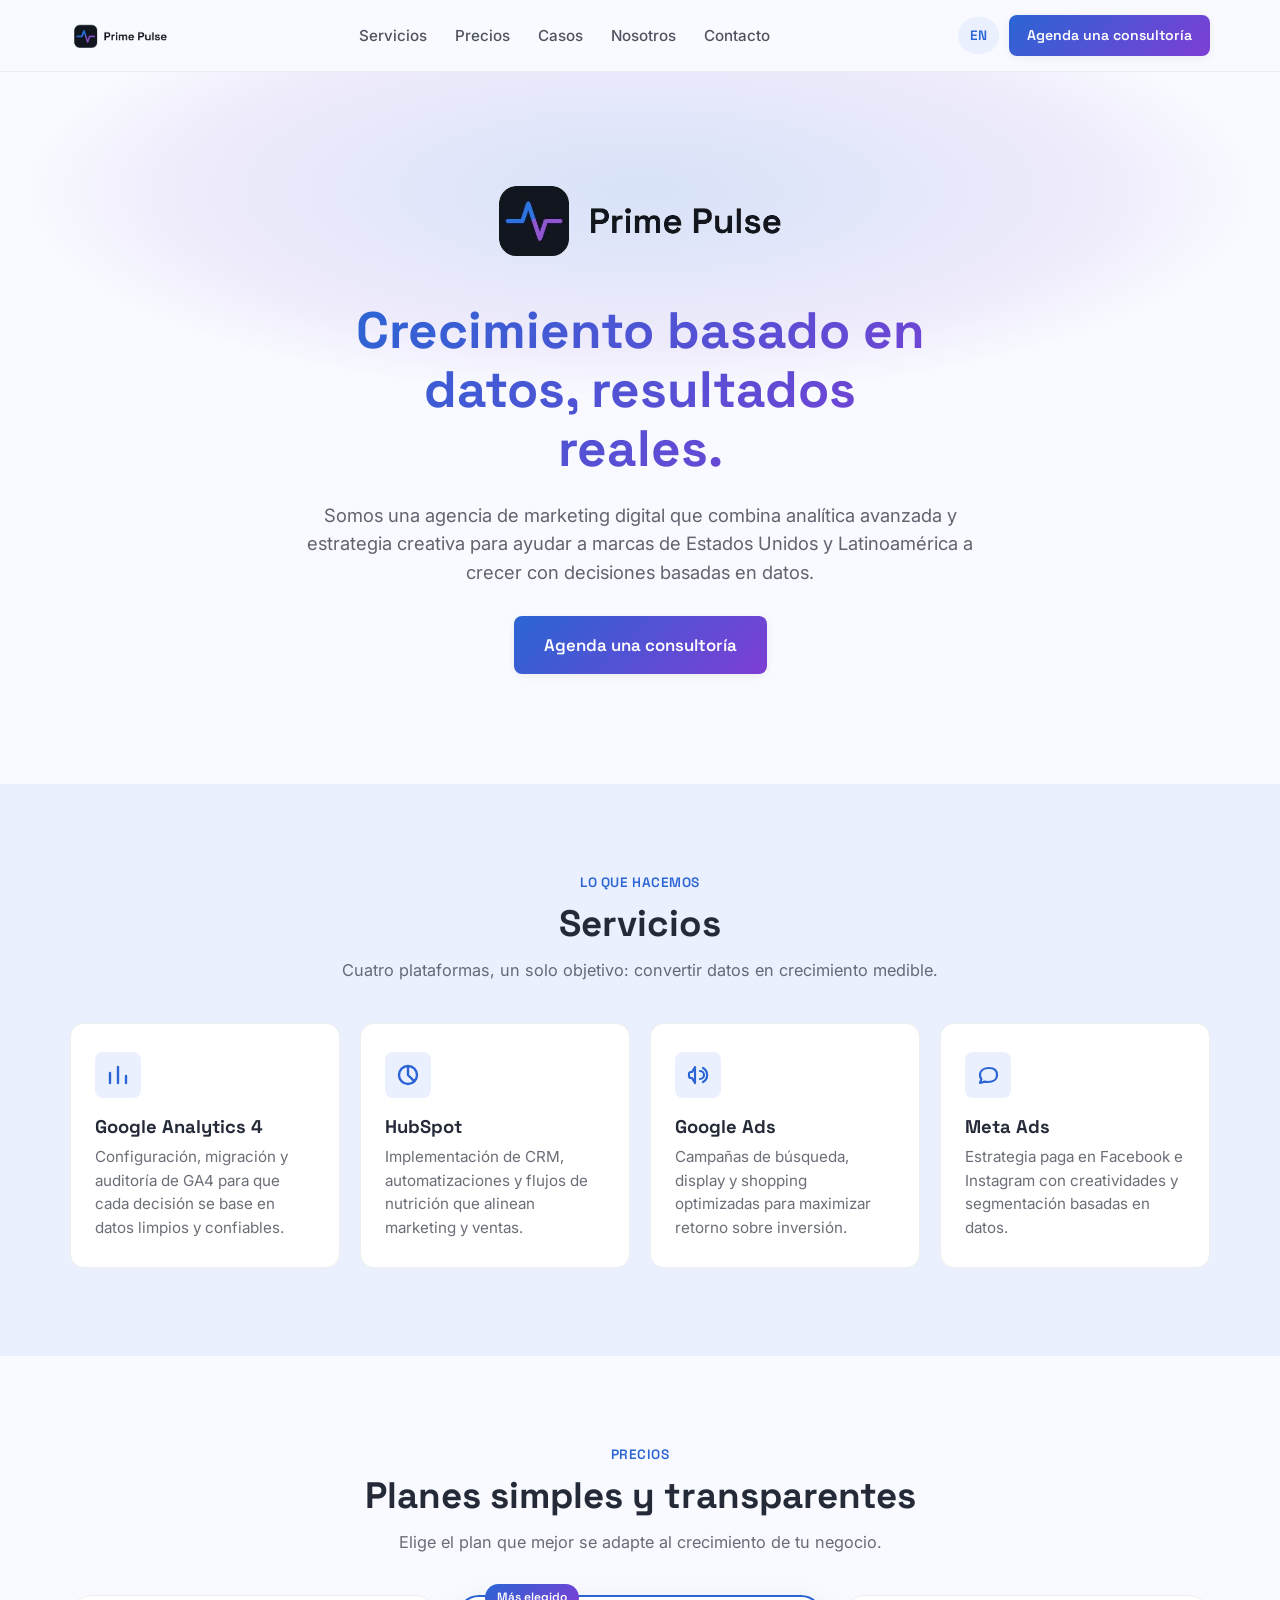
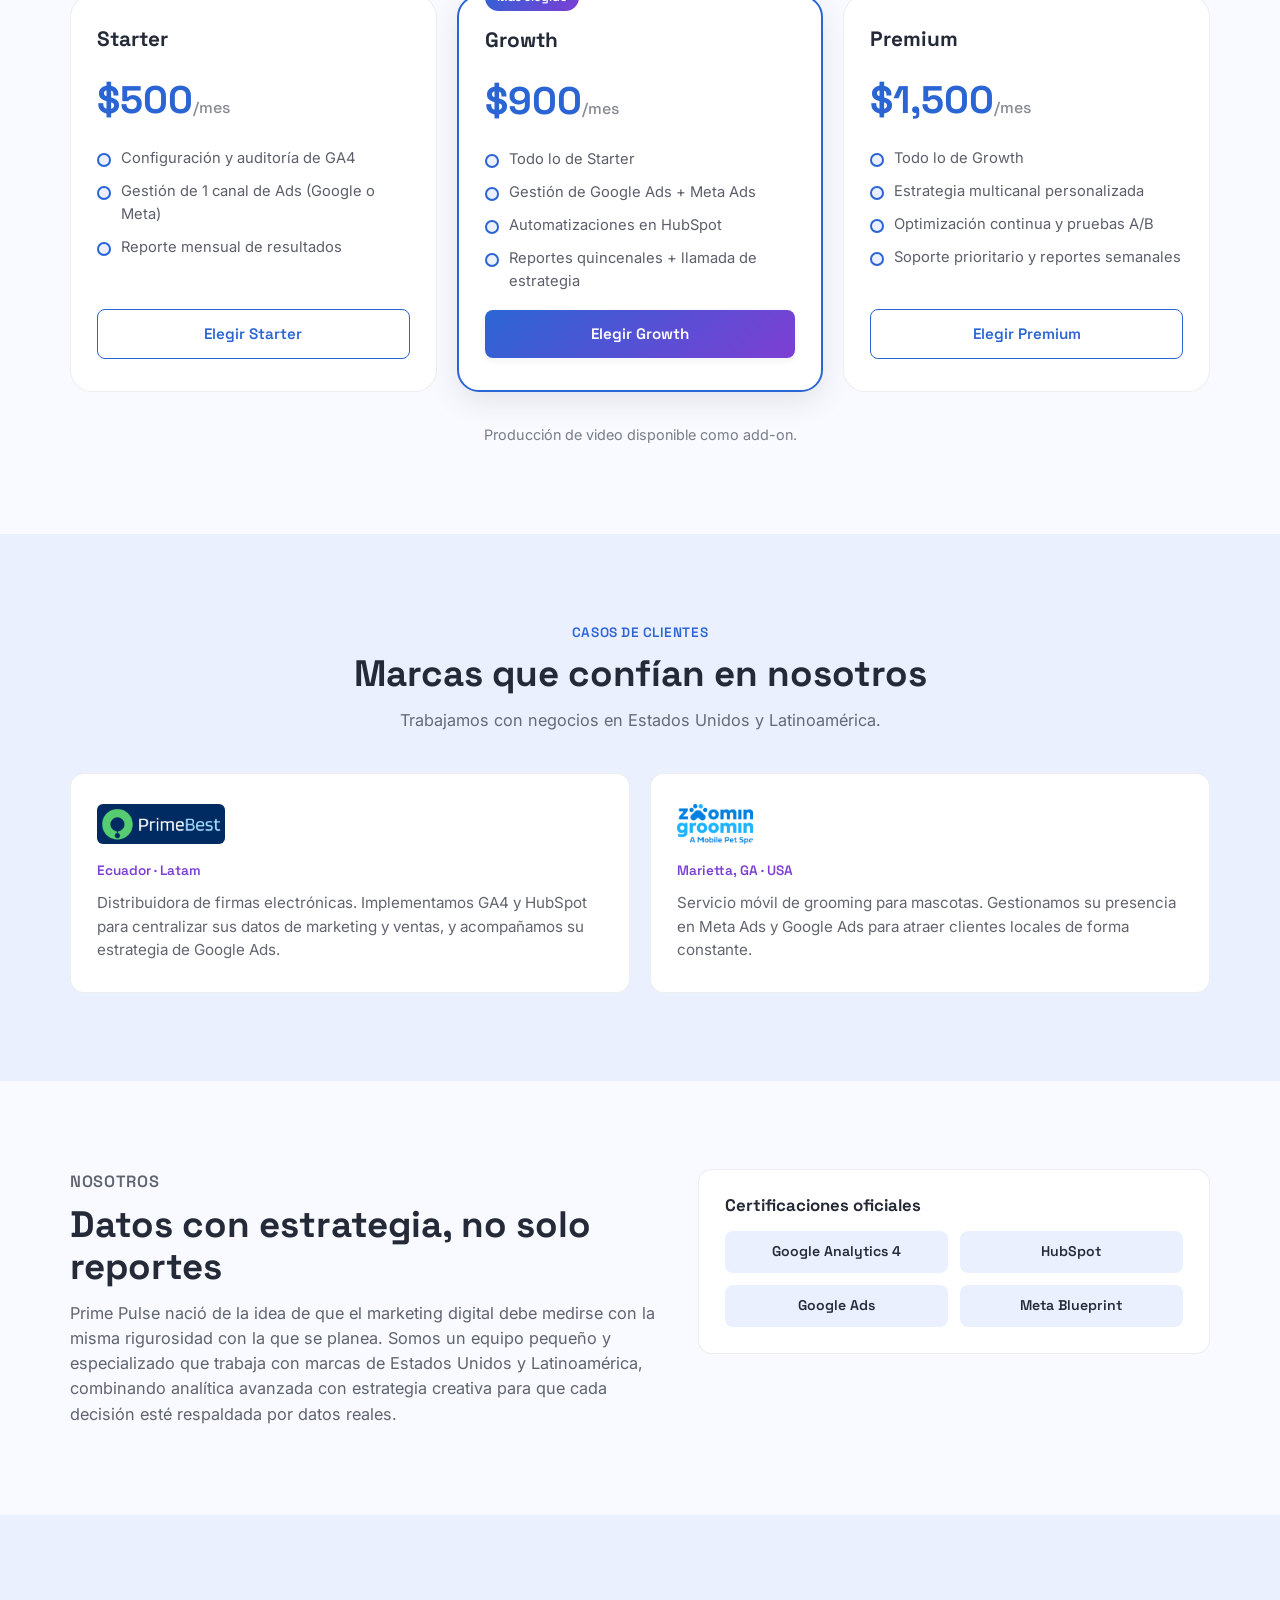
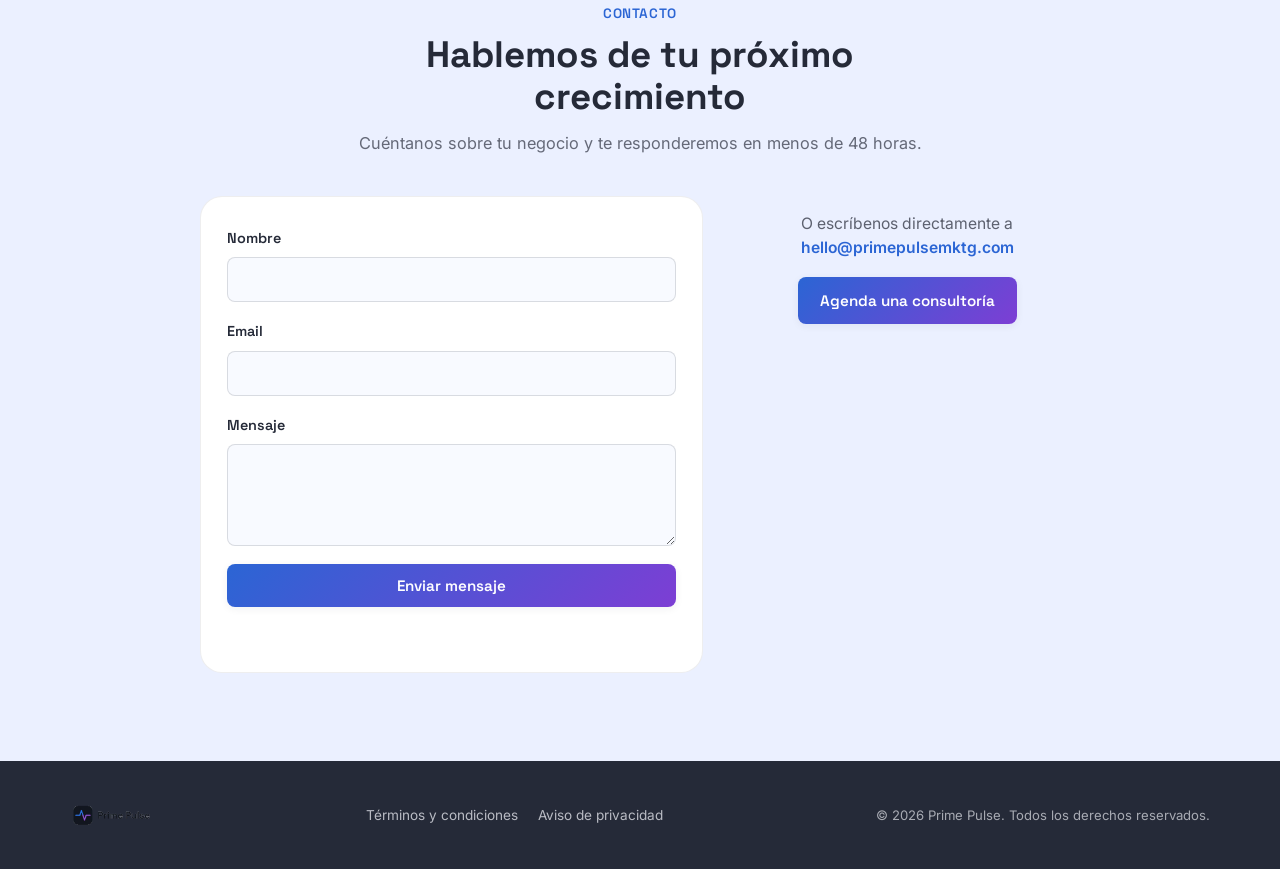
<file: index.html>
<!DOCTYPE html>
<html lang="es">
<head>
<meta charset="UTF-8">
<meta name="viewport" content="width=device-width, initial-scale=1.0">
<title>Prime Pulse — Crecimiento basado en datos, resultados reales.</title>
<meta name="description" content="Prime Pulse es una agencia de marketing digital especializada en GA4, HubSpot, Google Ads y Meta Ads para marcas en Estados Unidos y Latinoamérica.">

<link rel="canonical" href="https://primepulsemktg.com/">
<link rel="alternate" hreflang="es" href="https://primepulsemktg.com/">
<link rel="alternate" hreflang="en" href="https://primepulsemktg.com/en/">
<link rel="alternate" hreflang="x-default" href="https://primepulsemktg.com/">

<meta name="theme-color" content="#252A38">
<link rel="icon" type="image/png" href="assets/logo-prime-pulse.png">
<link rel="apple-touch-icon" href="assets/apple-touch-icon.png">

<!-- Open Graph -->
<meta property="og:type" content="website">
<meta property="og:site_name" content="Prime Pulse">
<meta property="og:locale" content="es_LA">
<meta property="og:locale:alternate" content="en_US">
<meta property="og:title" content="Prime Pulse — Crecimiento basado en datos, resultados reales.">
<meta property="og:description" content="Agencia de marketing digital especializada en GA4, HubSpot, Google Ads y Meta Ads para marcas en Estados Unidos y Latinoamérica.">
<meta property="og:url" content="https://primepulsemktg.com/">
<meta property="og:image" content="https://primepulsemktg.com/assets/og-image-es.png">
<meta property="og:image:width" content="1200">
<meta property="og:image:height" content="630">
<meta property="og:image:alt" content="Prime Pulse — Crecimiento basado en datos, resultados reales.">

<!-- Twitter -->
<meta name="twitter:card" content="summary_large_image">
<meta name="twitter:title" content="Prime Pulse — Crecimiento basado en datos, resultados reales.">
<meta name="twitter:description" content="Agencia de marketing digital especializada en GA4, HubSpot, Google Ads y Meta Ads para marcas en Estados Unidos y Latinoamérica.">
<meta name="twitter:image" content="https://primepulsemktg.com/assets/og-image-es.png">

<!-- Google Fonts -->
<link rel="preconnect" href="https://fonts.googleapis.com">
<link rel="preconnect" href="https://fonts.gstatic.com" crossorigin>
<link href="https://fonts.googleapis.com/css2?family=Space+Grotesk:wght@500;600;700&family=Inter:wght@400;500;600;700&display=swap" rel="stylesheet">

<link rel="stylesheet" href="css/styles.css">

<script type="application/ld+json">
{
  "@context": "https://schema.org",
  "@type": "ProfessionalService",
  "name": "Prime Pulse",
  "url": "https://primepulsemktg.com/",
  "logo": "https://primepulsemktg.com/assets/logo-prime-pulse.png",
  "image": "https://primepulsemktg.com/assets/og-image-es.png",
  "description": "Agencia de marketing digital especializada en Google Analytics 4, HubSpot, Google Ads y Meta Ads.",
  "email": "hello@primepulsemktg.com",
  "areaServed": ["United States", "Latin America"],
  "hasOfferCatalog": {
    "@type": "OfferCatalog",
    "name": "Servicios de marketing digital",
    "itemListElement": [
      { "@type": "Offer", "itemOffered": { "@type": "Service", "name": "Google Analytics 4" } },
      { "@type": "Offer", "itemOffered": { "@type": "Service", "name": "HubSpot" } },
      { "@type": "Offer", "itemOffered": { "@type": "Service", "name": "Google Ads" } },
      { "@type": "Offer", "itemOffered": { "@type": "Service", "name": "Meta Ads" } }
    ]
  }
}
</script>
</head>
<body>

<!-- ===================== HEADER / NAV ===================== -->
<header class="site-header" id="top">
  <div class="container header-inner">
    <a href="#top" class="brand" aria-label="Prime Pulse — inicio">
      <img src="assets/logo-prime-pulse.png" alt="Prime Pulse" class="brand-logo">
    </a>

    <nav class="main-nav" id="main-nav" aria-label="Navegación principal">
      <a href="#servicios">Servicios</a>
      <a href="#precios">Precios</a>
      <a href="#casos">Casos</a>
      <a href="#nosotros">Nosotros</a>
      <a href="#contacto">Contacto</a>
    </nav>

    <div class="header-actions">
      <a href="/en/" class="lang-switch-link" hreflang="en" aria-label="View this page in English">EN</a>

      <a href="https://calendly.com/hello-primepulsemktg/30min" target="_blank" rel="noopener noreferrer" class="btn btn-primary btn-nav">
        Agenda una consultoría
      </a>

      <button type="button" class="nav-toggle" id="nav-toggle" aria-expanded="false" aria-controls="main-nav" aria-label="Abrir menú">
        <span></span><span></span><span></span>
      </button>
    </div>
  </div>
</header>

<!-- ===================== HERO ===================== -->
<section class="hero">
  <div class="container hero-inner">
    <img src="assets/logo-prime-pulse.png" alt="Prime Pulse" class="hero-logo">

    <h1 class="hero-tagline">Crecimiento basado en datos, resultados reales.</h1>

    <p class="hero-subtext">
      Somos una agencia de marketing digital que combina analítica avanzada y estrategia creativa
      para ayudar a marcas de Estados Unidos y Latinoamérica a crecer con decisiones basadas en datos.
    </p>

    <div class="hero-actions">
      <a href="https://calendly.com/hello-primepulsemktg/30min" target="_blank" rel="noopener noreferrer" class="btn btn-primary btn-lg">
        Agenda una consultoría
      </a>
    </div>
  </div>

  <div class="hero-glow" aria-hidden="true"></div>
</section>

<!-- ===================== SERVICIOS ===================== -->
<section id="servicios" class="section services">
  <div class="container">
    <div class="section-header">
      <p class="section-eyebrow">Lo que hacemos</p>
      <h2 class="section-title">Servicios</h2>
      <p class="section-subtitle">
        Cuatro plataformas, un solo objetivo: convertir datos en crecimiento medible.
      </p>
    </div>

    <div class="services-grid">
      <article class="service-card">
        <div class="service-icon" aria-hidden="true">
          <svg viewBox="0 0 24 24" fill="none"><path d="M4 20V10M12 20V4M20 20v-7" stroke="url(#g1)" stroke-width="2.4" stroke-linecap="round" stroke-linejoin="round"/><defs><linearGradient id="g1" x1="4" y1="4" x2="20" y2="20"><stop stop-color="var(--pulse-blue)"/><stop offset="1" stop-color="var(--pulse-violet)"/></linearGradient></defs></svg>
        </div>
        <h3>Google Analytics 4</h3>
        <p>Configuración, migración y auditoría de GA4 para que cada decisión se base en datos limpios y confiables.</p>
      </article>

      <article class="service-card">
        <div class="service-icon" aria-hidden="true">
          <svg viewBox="0 0 24 24" fill="none"><path d="M12 3a9 9 0 100 18 9 9 0 000-18zM12 3v9l6.36 6.36" stroke="url(#g2)" stroke-width="2.4" stroke-linecap="round" stroke-linejoin="round"/><defs><linearGradient id="g2" x1="3" y1="3" x2="21" y2="21"><stop stop-color="var(--pulse-blue)"/><stop offset="1" stop-color="var(--pulse-violet)"/></linearGradient></defs></svg>
        </div>
        <h3>HubSpot</h3>
        <p>Implementación de CRM, automatizaciones y flujos de nutrición que alinean marketing y ventas.</p>
      </article>

      <article class="service-card">
        <div class="service-icon" aria-hidden="true">
          <svg viewBox="0 0 24 24" fill="none"><path d="M3 11v2a2 2 0 002 2h1l3 5V4l-3 5H5a2 2 0 00-2 2zM14 8a4 4 0 010 8M17 5a8 8 0 010 14" stroke="url(#g3)" stroke-width="2.2" stroke-linecap="round" stroke-linejoin="round"/><defs><linearGradient id="g3" x1="3" y1="4" x2="20" y2="19"><stop stop-color="var(--pulse-blue)"/><stop offset="1" stop-color="var(--pulse-violet)"/></linearGradient></defs></svg>
        </div>
        <h3>Google Ads</h3>
        <p>Campañas de búsqueda, display y shopping optimizadas para maximizar retorno sobre inversión.</p>
      </article>

      <article class="service-card">
        <div class="service-icon" aria-hidden="true">
          <svg viewBox="0 0 24 24" fill="none"><path d="M21 12c0 4.5-4 7-9 7-1.1 0-2.15-.12-3.12-.35L4 20l1.4-3.8C4.52 15 4 13.56 4 12c0-4.5 4-7 9-7s8 2.5 8 7z" stroke="url(#g4)" stroke-width="2.2" stroke-linecap="round" stroke-linejoin="round"/><defs><linearGradient id="g4" x1="4" y1="5" x2="21" y2="20"><stop stop-color="var(--pulse-blue)"/><stop offset="1" stop-color="var(--pulse-violet)"/></linearGradient></defs></svg>
        </div>
        <h3>Meta Ads</h3>
        <p>Estrategia paga en Facebook e Instagram con creatividades y segmentación basadas en datos.</p>
      </article>
    </div>
  </div>
</section>

<!-- ===================== PRICING ===================== -->
<section id="precios" class="section pricing">
  <div class="container">
    <div class="section-header">
      <p class="section-eyebrow">Precios</p>
      <h2 class="section-title">Planes simples y transparentes</h2>
      <p class="section-subtitle">Elige el plan que mejor se adapte al crecimiento de tu negocio.</p>
    </div>

    <div class="pricing-grid">
      <article class="price-card">
        <h3>Starter</h3>
        <p class="price">
          <span>$500</span><span>/mes</span>
        </p>
        <ul class="price-features">
          <li>Configuración y auditoría de GA4</li>
          <li>Gestión de 1 canal de Ads (Google o Meta)</li>
          <li>Reporte mensual de resultados</li>
        </ul>
        <a href="#contacto" class="btn btn-outline">Elegir Starter</a>
      </article>

      <article class="price-card is-featured">
        <p class="price-badge">Más elegido</p>
        <h3>Growth</h3>
        <p class="price">
          <span>$900</span><span>/mes</span>
        </p>
        <ul class="price-features">
          <li>Todo lo de Starter</li>
          <li>Gestión de Google Ads + Meta Ads</li>
          <li>Automatizaciones en HubSpot</li>
          <li>Reportes quincenales + llamada de estrategia</li>
        </ul>
        <a href="#contacto" class="btn btn-primary">Elegir Growth</a>
      </article>

      <article class="price-card">
        <h3>Premium</h3>
        <p class="price">
          <span>$1,500</span><span>/mes</span>
        </p>
        <ul class="price-features">
          <li>Todo lo de Growth</li>
          <li>Estrategia multicanal personalizada</li>
          <li>Optimización continua y pruebas A/B</li>
          <li>Soporte prioritario y reportes semanales</li>
        </ul>
        <a href="#contacto" class="btn btn-outline">Elegir Premium</a>
      </article>
    </div>

    <p class="pricing-note">Producción de video disponible como add-on.</p>
  </div>
</section>

<!-- ===================== CASOS DE CLIENTES ===================== -->
<section id="casos" class="section cases">
  <div class="container">
    <div class="section-header">
      <p class="section-eyebrow">Casos de clientes</p>
      <h2 class="section-title">Marcas que confían en nosotros</h2>
      <p class="section-subtitle">Trabajamos con negocios en Estados Unidos y Latinoamérica.</p>
    </div>

    <div class="cases-grid">
      <article class="case-card">
        <img src="assets/logo-primebest.png" alt="PrimeBest" class="case-logo" width="182" height="57" loading="lazy">
        <p class="case-location">Ecuador · Latam</p>
        <p>Distribuidora de firmas electrónicas. Implementamos GA4 y HubSpot para centralizar sus datos de marketing y ventas, y acompañamos su estrategia de Google Ads.</p>
      </article>

      <article class="case-card">
        <img src="assets/logo-zoomin-groomin.png" alt="Zoomin Groomin NE Marietta" class="case-logo" width="190" height="100" loading="lazy">
        <p class="case-location">Marietta, GA · USA</p>
        <p>Servicio móvil de grooming para mascotas. Gestionamos su presencia en Meta Ads y Google Ads para atraer clientes locales de forma constante.</p>
      </article>
    </div>
  </div>
</section>

<!-- ===================== NOSOTROS ===================== -->
<section id="nosotros" class="section about">
  <div class="container about-inner">
    <div class="about-text">
      <p class="section-eyebrow">Nosotros</p>
      <h2 class="section-title">Datos con estrategia, no solo reportes</h2>
      <p>
        Prime Pulse nació de la idea de que el marketing digital debe medirse con la misma
        rigurosidad con la que se planea. Somos un equipo pequeño y especializado que trabaja
        con marcas de Estados Unidos y Latinoamérica, combinando analítica avanzada con
        estrategia creativa para que cada decisión esté respaldada por datos reales.
      </p>
    </div>

    <div class="about-certs">
      <h3>Certificaciones oficiales</h3>
      <ul class="certs-list">
        <li>Google Analytics 4</li>
        <li>HubSpot</li>
        <li>Google Ads</li>
        <li>Meta Blueprint</li>
      </ul>
    </div>
  </div>
</section>

<!-- ===================== CONTACTO ===================== -->
<section id="contacto" class="section contact">
  <div class="container">
    <div class="section-header">
      <p class="section-eyebrow">Contacto</p>
      <h2 class="section-title">Hablemos de tu próximo crecimiento</h2>
      <p class="section-subtitle">Cuéntanos sobre tu negocio y te responderemos en menos de 48 horas.</p>
    </div>

    <div class="contact-grid">
      <form class="contact-form" id="contact-form">
        <input type="hidden" name="access_key" value="f269dcf0-4371-420b-8f72-7810a0dbc859">
        <input type="hidden" name="subject" value="Nueva consulta desde Prime Pulse">
        <input type="checkbox" name="botcheck" class="botcheck" tabindex="-1" autocomplete="off">

        <label class="form-field">
          <span>Nombre</span>
          <input type="text" name="name" required autocomplete="name">
        </label>
        <label class="form-field">
          <span>Email</span>
          <input type="email" name="email" required autocomplete="email">
        </label>
        <label class="form-field">
          <span>Mensaje</span>
          <textarea name="message" rows="4" required></textarea>
        </label>
        <button type="submit" class="btn btn-primary" data-idle-label="Enviar mensaje" data-sending-label="Enviando...">Enviar mensaje</button>
        <p class="form-status" id="form-status" role="status" aria-live="polite"
           data-success-msg="¡Gracias! Tu mensaje fue enviado. Te responderemos pronto."
           data-error-msg="Hubo un problema al enviar tu mensaje. Intenta de nuevo o escríbenos directamente."></p>
      </form>

      <div class="contact-alt">
        <p class="contact-alt-text">
          <span>O escríbenos directamente a</span>
          <a href="mailto:hello@primepulsemktg.com">hello@primepulsemktg.com</a>
        </p>
        <a href="https://calendly.com/hello-primepulsemktg/30min" target="_blank" rel="noopener noreferrer" class="btn btn-primary">
          Agenda una consultoría
        </a>
      </div>
    </div>
  </div>
</section>

<!-- ===================== FOOTER ===================== -->
<footer class="site-footer">
  <div class="container footer-inner">
    <img src="assets/logo-prime-pulse.png" alt="Prime Pulse" class="footer-logo" width="150" height="34" loading="lazy">

    <nav class="footer-legal" aria-label="Enlaces legales">
      <a href="terminos.html">Términos y condiciones</a>
      <a href="privacidad.html">Aviso de privacidad</a>
    </nav>

    <p class="footer-copy">
      &copy; <span id="footer-year"></span> Prime Pulse. Todos los derechos reservados.
    </p>
  </div>
</footer>

<script src="js/main.js"></script>
</body>
</html>
</file>
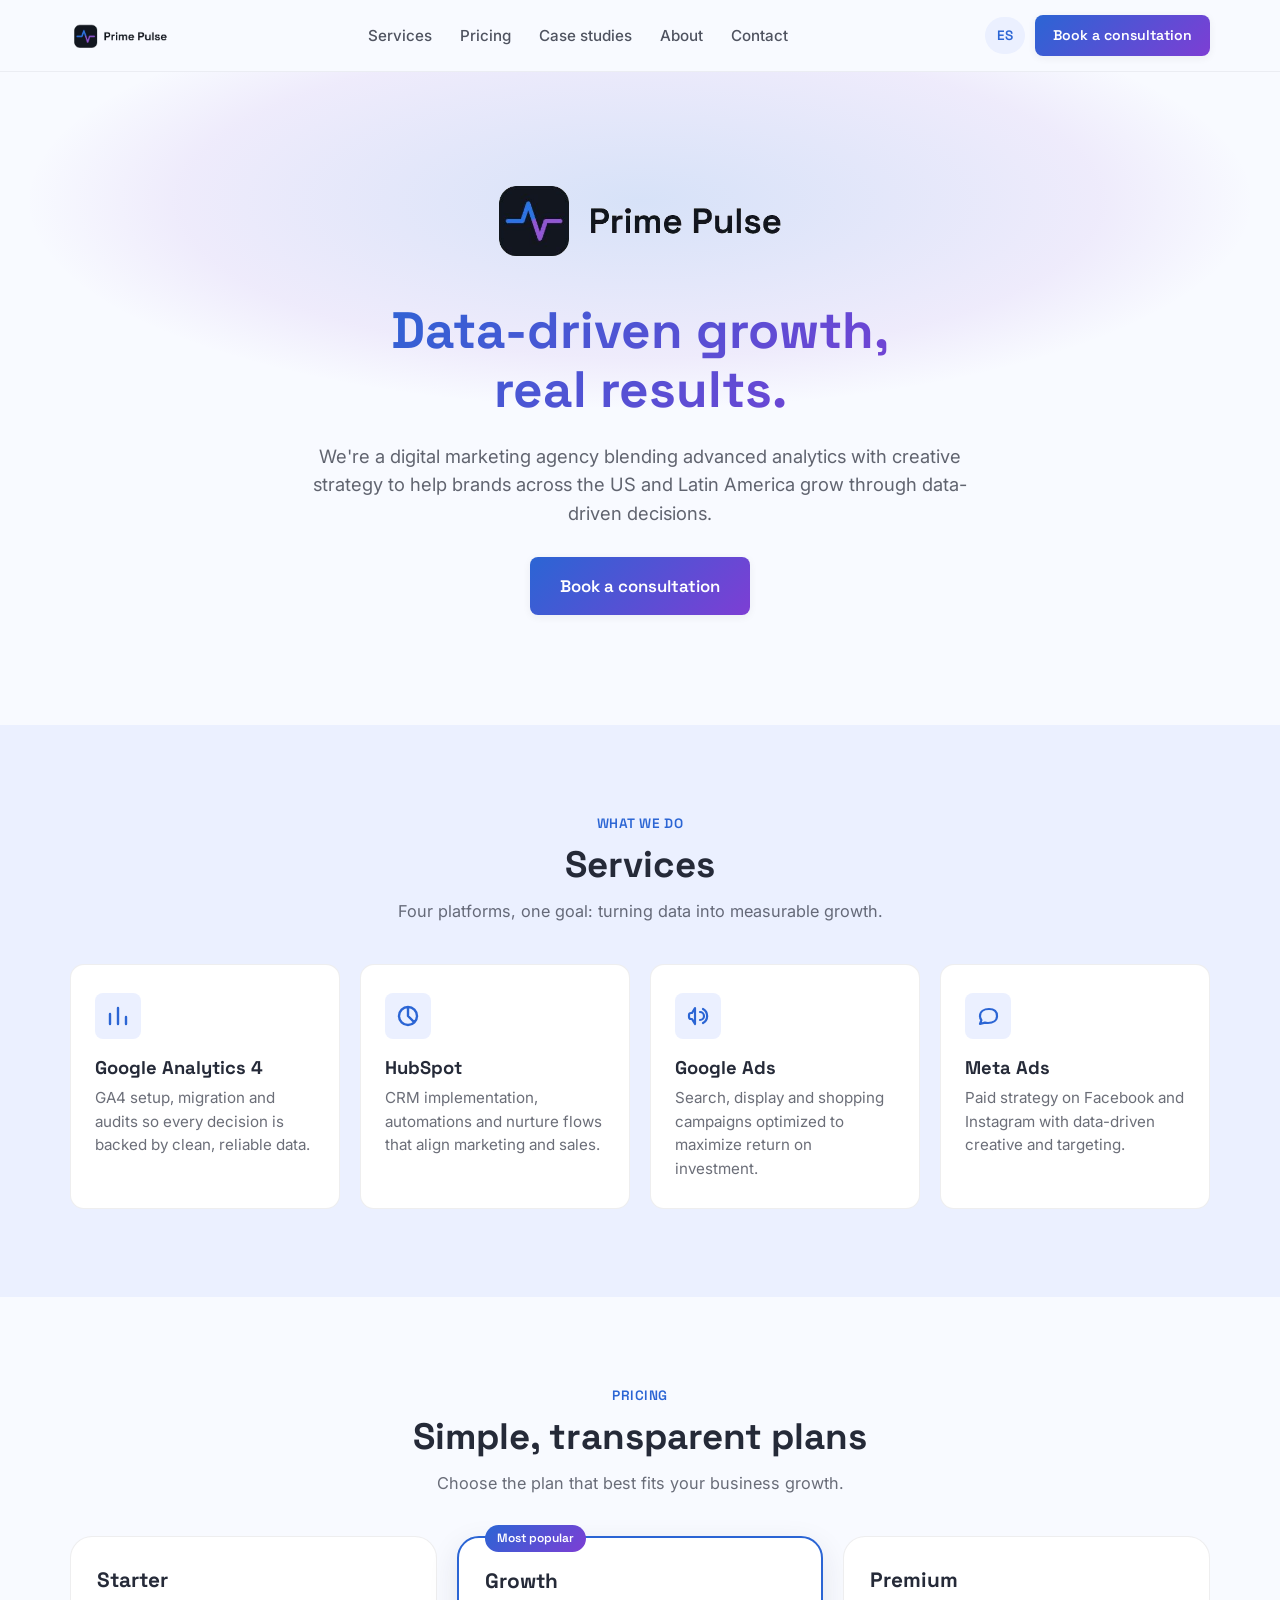
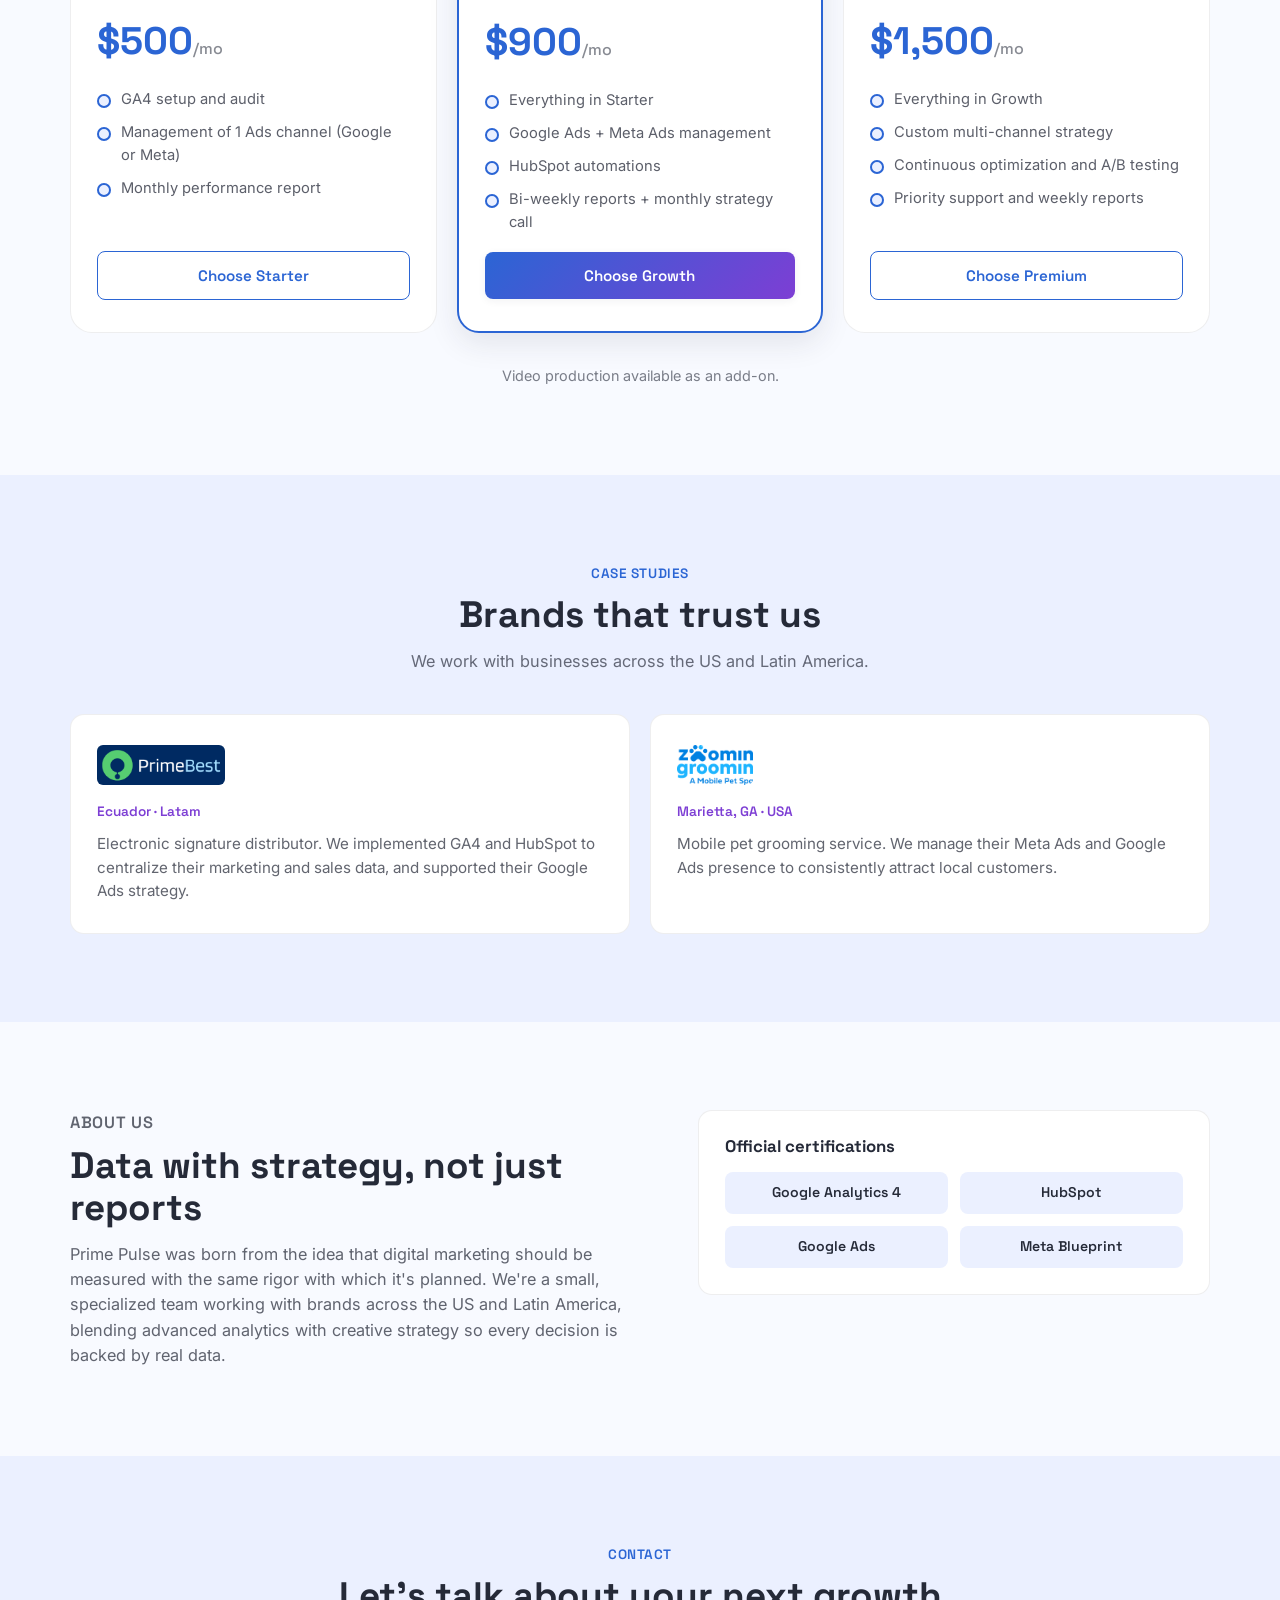
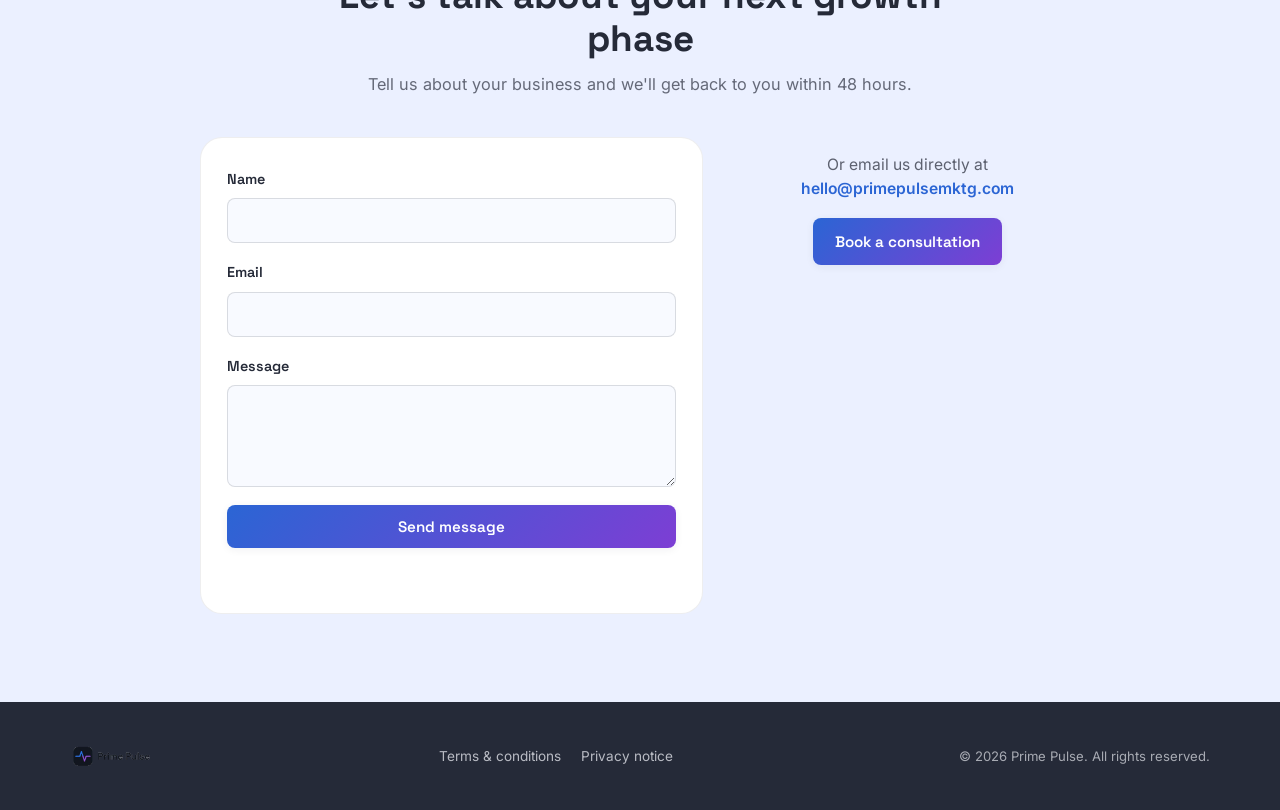
<file: en/index.html>
<!DOCTYPE html>
<html lang="en">
<head>
<meta charset="UTF-8">
<meta name="viewport" content="width=device-width, initial-scale=1.0">
<title>Prime Pulse — Data-driven growth, real results.</title>
<meta name="description" content="Prime Pulse is a digital marketing agency specialized in GA4, HubSpot, Google Ads, and Meta Ads for brands in the US and Latin America.">

<link rel="canonical" href="https://primepulsemktg.com/en/">
<link rel="alternate" hreflang="es" href="https://primepulsemktg.com/">
<link rel="alternate" hreflang="en" href="https://primepulsemktg.com/en/">
<link rel="alternate" hreflang="x-default" href="https://primepulsemktg.com/">

<meta name="theme-color" content="#252A38">
<link rel="icon" type="image/png" href="/assets/logo-prime-pulse.png">
<link rel="apple-touch-icon" href="/assets/apple-touch-icon.png">

<!-- Open Graph -->
<meta property="og:type" content="website">
<meta property="og:site_name" content="Prime Pulse">
<meta property="og:locale" content="en_US">
<meta property="og:locale:alternate" content="es_LA">
<meta property="og:title" content="Prime Pulse — Data-driven growth, real results.">
<meta property="og:description" content="Prime Pulse is a digital marketing agency specialized in GA4, HubSpot, Google Ads, and Meta Ads for brands in the US and Latin America.">
<meta property="og:url" content="https://primepulsemktg.com/en/">
<meta property="og:image" content="https://primepulsemktg.com/assets/og-image-en.png">
<meta property="og:image:width" content="1200">
<meta property="og:image:height" content="630">
<meta property="og:image:alt" content="Prime Pulse — Data-driven growth, real results.">

<!-- Twitter -->
<meta name="twitter:card" content="summary_large_image">
<meta name="twitter:title" content="Prime Pulse — Data-driven growth, real results.">
<meta name="twitter:description" content="Prime Pulse is a digital marketing agency specialized in GA4, HubSpot, Google Ads, and Meta Ads for brands in the US and Latin America.">
<meta name="twitter:image" content="https://primepulsemktg.com/assets/og-image-en.png">

<!-- Google Fonts -->
<link rel="preconnect" href="https://fonts.googleapis.com">
<link rel="preconnect" href="https://fonts.gstatic.com" crossorigin>
<link href="https://fonts.googleapis.com/css2?family=Space+Grotesk:wght@500;600;700&family=Inter:wght@400;500;600;700&display=swap" rel="stylesheet">

<link rel="stylesheet" href="/css/styles.css">

<script type="application/ld+json">
{
  "@context": "https://schema.org",
  "@type": "ProfessionalService",
  "name": "Prime Pulse",
  "url": "https://primepulsemktg.com/en/",
  "logo": "https://primepulsemktg.com/assets/logo-prime-pulse.png",
  "image": "https://primepulsemktg.com/assets/og-image-en.png",
  "description": "Digital marketing agency specialized in Google Analytics 4, HubSpot, Google Ads, and Meta Ads.",
  "email": "hello@primepulsemktg.com",
  "areaServed": ["United States", "Latin America"],
  "hasOfferCatalog": {
    "@type": "OfferCatalog",
    "name": "Digital marketing services",
    "itemListElement": [
      { "@type": "Offer", "itemOffered": { "@type": "Service", "name": "Google Analytics 4" } },
      { "@type": "Offer", "itemOffered": { "@type": "Service", "name": "HubSpot" } },
      { "@type": "Offer", "itemOffered": { "@type": "Service", "name": "Google Ads" } },
      { "@type": "Offer", "itemOffered": { "@type": "Service", "name": "Meta Ads" } }
    ]
  }
}
</script>
</head>
<body>

<!-- ===================== HEADER / NAV ===================== -->
<header class="site-header" id="top">
  <div class="container header-inner">
    <a href="#top" class="brand" aria-label="Prime Pulse — home">
      <img src="/assets/logo-prime-pulse.png" alt="Prime Pulse" class="brand-logo">
    </a>

    <nav class="main-nav" id="main-nav" aria-label="Main navigation">
      <a href="#services">Services</a>
      <a href="#pricing">Pricing</a>
      <a href="#cases">Case studies</a>
      <a href="#about">About</a>
      <a href="#contact">Contact</a>
    </nav>

    <div class="header-actions">
      <a href="/" class="lang-switch-link" hreflang="es" aria-label="Ver esta página en español">ES</a>

      <a href="https://calendly.com/hello-primepulsemktg/30min" target="_blank" rel="noopener noreferrer" class="btn btn-primary btn-nav">
        Book a consultation
      </a>

      <button type="button" class="nav-toggle" id="nav-toggle" aria-expanded="false" aria-controls="main-nav" aria-label="Open menu">
        <span></span><span></span><span></span>
      </button>
    </div>
  </div>
</header>

<!-- ===================== HERO ===================== -->
<section class="hero">
  <div class="container hero-inner">
    <img src="/assets/logo-prime-pulse.png" alt="Prime Pulse" class="hero-logo">

    <h1 class="hero-tagline">Data-driven growth, real results.</h1>

    <p class="hero-subtext">
      We're a digital marketing agency blending advanced analytics with creative strategy
      to help brands across the US and Latin America grow through data-driven decisions.
    </p>

    <div class="hero-actions">
      <a href="https://calendly.com/hello-primepulsemktg/30min" target="_blank" rel="noopener noreferrer" class="btn btn-primary btn-lg">
        Book a consultation
      </a>
    </div>
  </div>

  <div class="hero-glow" aria-hidden="true"></div>
</section>

<!-- ===================== SERVICES ===================== -->
<section id="services" class="section services">
  <div class="container">
    <div class="section-header">
      <p class="section-eyebrow">What we do</p>
      <h2 class="section-title">Services</h2>
      <p class="section-subtitle">
        Four platforms, one goal: turning data into measurable growth.
      </p>
    </div>

    <div class="services-grid">
      <article class="service-card">
        <div class="service-icon" aria-hidden="true">
          <svg viewBox="0 0 24 24" fill="none"><path d="M4 20V10M12 20V4M20 20v-7" stroke="url(#g1)" stroke-width="2.4" stroke-linecap="round" stroke-linejoin="round"/><defs><linearGradient id="g1" x1="4" y1="4" x2="20" y2="20"><stop stop-color="var(--pulse-blue)"/><stop offset="1" stop-color="var(--pulse-violet)"/></linearGradient></defs></svg>
        </div>
        <h3>Google Analytics 4</h3>
        <p>GA4 setup, migration and audits so every decision is backed by clean, reliable data.</p>
      </article>

      <article class="service-card">
        <div class="service-icon" aria-hidden="true">
          <svg viewBox="0 0 24 24" fill="none"><path d="M12 3a9 9 0 100 18 9 9 0 000-18zM12 3v9l6.36 6.36" stroke="url(#g2)" stroke-width="2.4" stroke-linecap="round" stroke-linejoin="round"/><defs><linearGradient id="g2" x1="3" y1="3" x2="21" y2="21"><stop stop-color="var(--pulse-blue)"/><stop offset="1" stop-color="var(--pulse-violet)"/></linearGradient></defs></svg>
        </div>
        <h3>HubSpot</h3>
        <p>CRM implementation, automations and nurture flows that align marketing and sales.</p>
      </article>

      <article class="service-card">
        <div class="service-icon" aria-hidden="true">
          <svg viewBox="0 0 24 24" fill="none"><path d="M3 11v2a2 2 0 002 2h1l3 5V4l-3 5H5a2 2 0 00-2 2zM14 8a4 4 0 010 8M17 5a8 8 0 010 14" stroke="url(#g3)" stroke-width="2.2" stroke-linecap="round" stroke-linejoin="round"/><defs><linearGradient id="g3" x1="3" y1="4" x2="20" y2="19"><stop stop-color="var(--pulse-blue)"/><stop offset="1" stop-color="var(--pulse-violet)"/></linearGradient></defs></svg>
        </div>
        <h3>Google Ads</h3>
        <p>Search, display and shopping campaigns optimized to maximize return on investment.</p>
      </article>

      <article class="service-card">
        <div class="service-icon" aria-hidden="true">
          <svg viewBox="0 0 24 24" fill="none"><path d="M21 12c0 4.5-4 7-9 7-1.1 0-2.15-.12-3.12-.35L4 20l1.4-3.8C4.52 15 4 13.56 4 12c0-4.5 4-7 9-7s8 2.5 8 7z" stroke="url(#g4)" stroke-width="2.2" stroke-linecap="round" stroke-linejoin="round"/><defs><linearGradient id="g4" x1="4" y1="5" x2="21" y2="20"><stop stop-color="var(--pulse-blue)"/><stop offset="1" stop-color="var(--pulse-violet)"/></linearGradient></defs></svg>
        </div>
        <h3>Meta Ads</h3>
        <p>Paid strategy on Facebook and Instagram with data-driven creative and targeting.</p>
      </article>
    </div>
  </div>
</section>

<!-- ===================== PRICING ===================== -->
<section id="pricing" class="section pricing">
  <div class="container">
    <div class="section-header">
      <p class="section-eyebrow">Pricing</p>
      <h2 class="section-title">Simple, transparent plans</h2>
      <p class="section-subtitle">Choose the plan that best fits your business growth.</p>
    </div>

    <div class="pricing-grid">
      <article class="price-card">
        <h3>Starter</h3>
        <p class="price">
          <span>$500</span><span>/mo</span>
        </p>
        <ul class="price-features">
          <li>GA4 setup and audit</li>
          <li>Management of 1 Ads channel (Google or Meta)</li>
          <li>Monthly performance report</li>
        </ul>
        <a href="#contact" class="btn btn-outline">Choose Starter</a>
      </article>

      <article class="price-card is-featured">
        <p class="price-badge">Most popular</p>
        <h3>Growth</h3>
        <p class="price">
          <span>$900</span><span>/mo</span>
        </p>
        <ul class="price-features">
          <li>Everything in Starter</li>
          <li>Google Ads + Meta Ads management</li>
          <li>HubSpot automations</li>
          <li>Bi-weekly reports + monthly strategy call</li>
        </ul>
        <a href="#contact" class="btn btn-primary">Choose Growth</a>
      </article>

      <article class="price-card">
        <h3>Premium</h3>
        <p class="price">
          <span>$1,500</span><span>/mo</span>
        </p>
        <ul class="price-features">
          <li>Everything in Growth</li>
          <li>Custom multi-channel strategy</li>
          <li>Continuous optimization and A/B testing</li>
          <li>Priority support and weekly reports</li>
        </ul>
        <a href="#contact" class="btn btn-outline">Choose Premium</a>
      </article>
    </div>

    <p class="pricing-note">Video production available as an add-on.</p>
  </div>
</section>

<!-- ===================== CASE STUDIES ===================== -->
<section id="cases" class="section cases">
  <div class="container">
    <div class="section-header">
      <p class="section-eyebrow">Case studies</p>
      <h2 class="section-title">Brands that trust us</h2>
      <p class="section-subtitle">We work with businesses across the US and Latin America.</p>
    </div>

    <div class="cases-grid">
      <article class="case-card">
        <img src="/assets/logo-primebest.png" alt="PrimeBest" class="case-logo" width="182" height="57" loading="lazy">
        <p class="case-location">Ecuador · Latam</p>
        <p>Electronic signature distributor. We implemented GA4 and HubSpot to centralize their marketing and sales data, and supported their Google Ads strategy.</p>
      </article>

      <article class="case-card">
        <img src="/assets/logo-zoomin-groomin.png" alt="Zoomin Groomin NE Marietta" class="case-logo" width="190" height="100" loading="lazy">
        <p class="case-location">Marietta, GA · USA</p>
        <p>Mobile pet grooming service. We manage their Meta Ads and Google Ads presence to consistently attract local customers.</p>
      </article>
    </div>
  </div>
</section>

<!-- ===================== ABOUT ===================== -->
<section id="about" class="section about">
  <div class="container about-inner">
    <div class="about-text">
      <p class="section-eyebrow">About us</p>
      <h2 class="section-title">Data with strategy, not just reports</h2>
      <p>
        Prime Pulse was born from the idea that digital marketing should be measured with the
        same rigor with which it's planned. We're a small, specialized team working with brands
        across the US and Latin America, blending advanced analytics with creative strategy so
        every decision is backed by real data.
      </p>
    </div>

    <div class="about-certs">
      <h3>Official certifications</h3>
      <ul class="certs-list">
        <li>Google Analytics 4</li>
        <li>HubSpot</li>
        <li>Google Ads</li>
        <li>Meta Blueprint</li>
      </ul>
    </div>
  </div>
</section>

<!-- ===================== CONTACT ===================== -->
<section id="contact" class="section contact">
  <div class="container">
    <div class="section-header">
      <p class="section-eyebrow">Contact</p>
      <h2 class="section-title">Let's talk about your next growth phase</h2>
      <p class="section-subtitle">Tell us about your business and we'll get back to you within 48 hours.</p>
    </div>

    <div class="contact-grid">
      <form class="contact-form" id="contact-form">
        <input type="hidden" name="access_key" value="f269dcf0-4371-420b-8f72-7810a0dbc859">
        <input type="hidden" name="subject" value="New inquiry from Prime Pulse">
        <input type="checkbox" name="botcheck" class="botcheck" tabindex="-1" autocomplete="off">

        <label class="form-field">
          <span>Name</span>
          <input type="text" name="name" required autocomplete="name">
        </label>
        <label class="form-field">
          <span>Email</span>
          <input type="email" name="email" required autocomplete="email">
        </label>
        <label class="form-field">
          <span>Message</span>
          <textarea name="message" rows="4" required></textarea>
        </label>
        <button type="submit" class="btn btn-primary" data-idle-label="Send message" data-sending-label="Sending...">Send message</button>
        <p class="form-status" id="form-status" role="status" aria-live="polite"
           data-success-msg="Thanks! Your message was sent. We'll get back to you soon."
           data-error-msg="There was a problem sending your message. Please try again or email us directly."></p>
      </form>

      <div class="contact-alt">
        <p class="contact-alt-text">
          <span>Or email us directly at</span>
          <a href="mailto:hello@primepulsemktg.com">hello@primepulsemktg.com</a>
        </p>
        <a href="https://calendly.com/hello-primepulsemktg/30min" target="_blank" rel="noopener noreferrer" class="btn btn-primary">
          Book a consultation
        </a>
      </div>
    </div>
  </div>
</section>

<!-- ===================== FOOTER ===================== -->
<footer class="site-footer">
  <div class="container footer-inner">
    <img src="/assets/logo-prime-pulse.png" alt="Prime Pulse" class="footer-logo" width="150" height="34" loading="lazy">

    <nav class="footer-legal" aria-label="Legal links">
      <a href="terminos.html">Terms & conditions</a>
      <a href="privacidad.html">Privacy notice</a>
    </nav>

    <p class="footer-copy">
      &copy; <span id="footer-year"></span> Prime Pulse. All rights reserved.
    </p>
  </div>
</footer>

<script src="/js/main.js"></script>
</body>
</html>
</file>
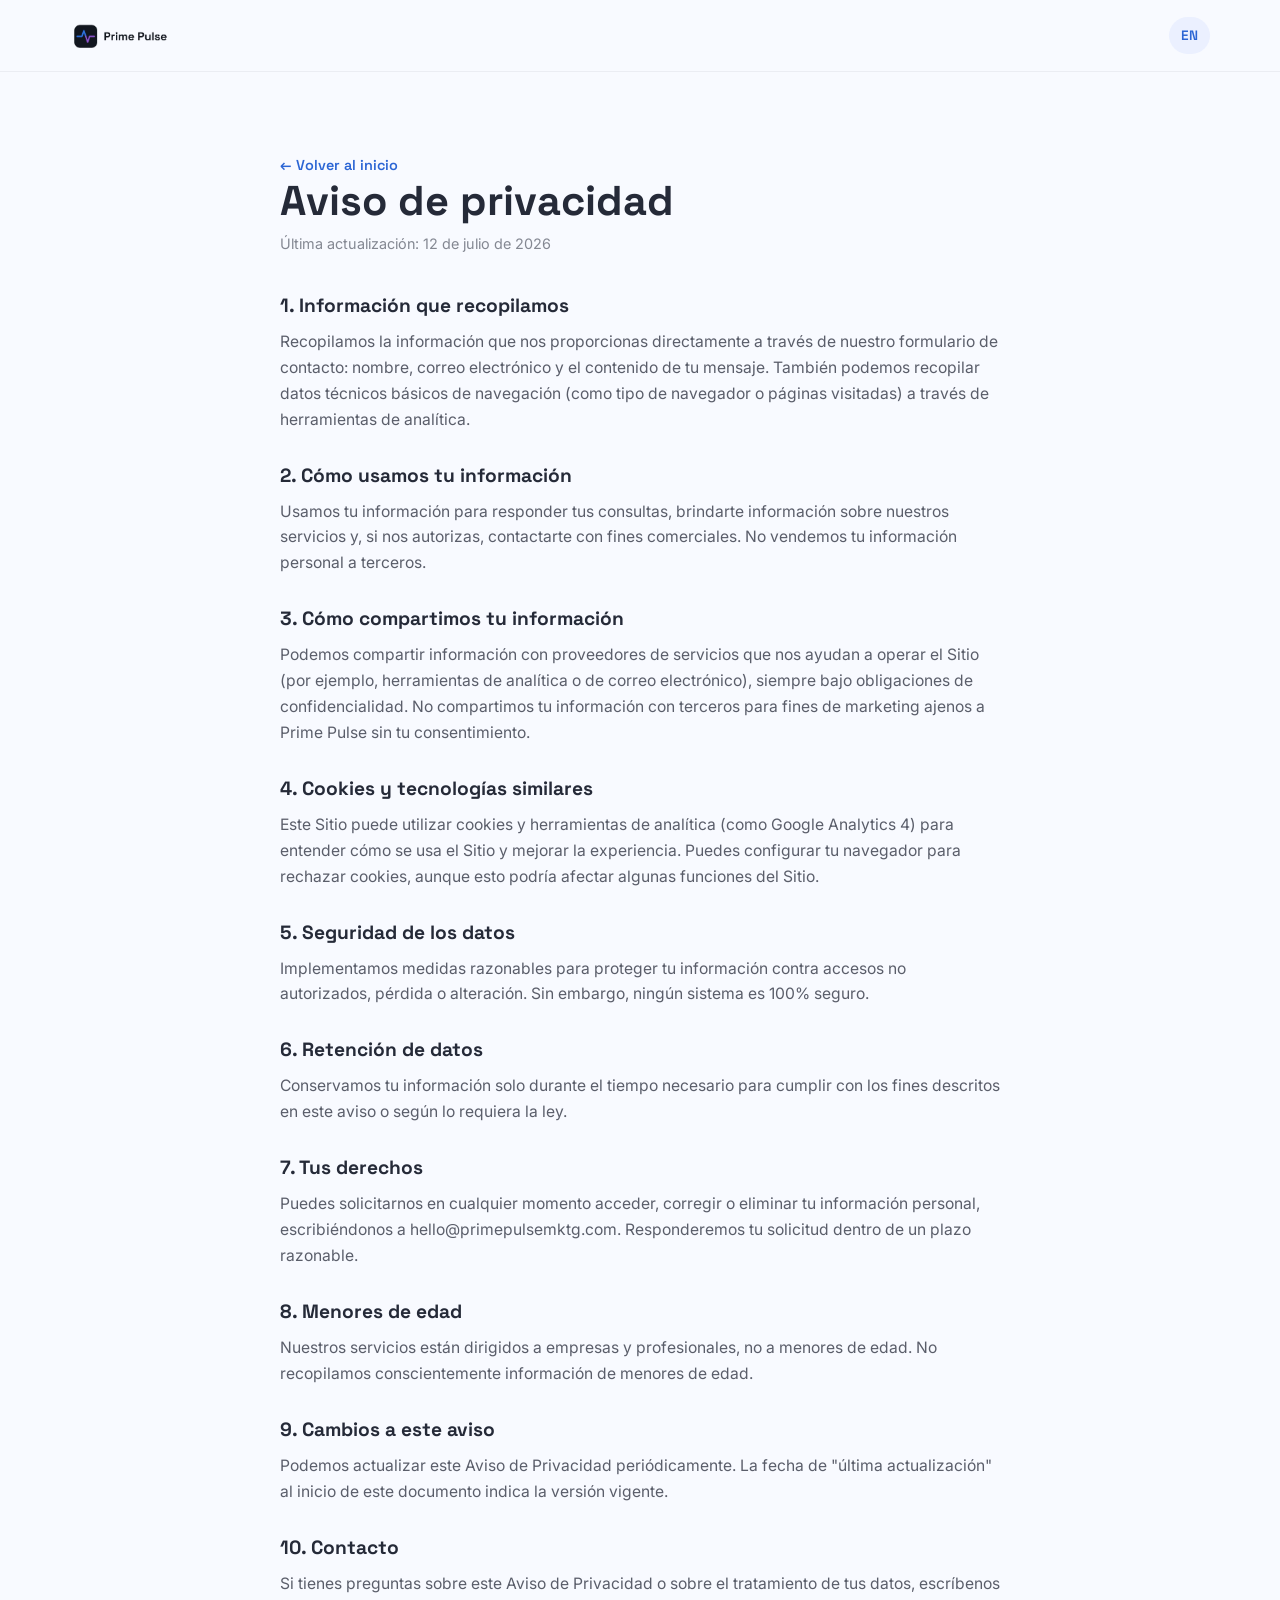
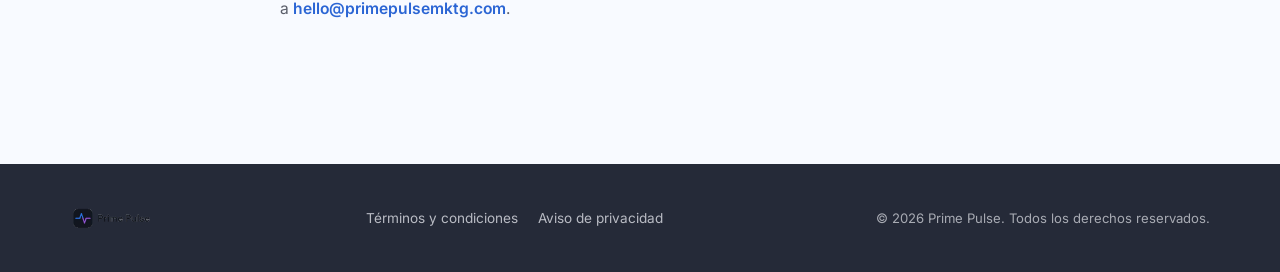
<file: privacidad.html>
<!DOCTYPE html>
<html lang="es">
<head>
<meta charset="UTF-8">
<meta name="viewport" content="width=device-width, initial-scale=1.0">
<title>Aviso de privacidad — Prime Pulse</title>
<meta name="description" content="Aviso de privacidad sobre cómo Prime Pulse recopila, usa y protege tu información.">

<link rel="canonical" href="https://primepulsemktg.com/privacidad.html">
<link rel="alternate" hreflang="es" href="https://primepulsemktg.com/privacidad.html">
<link rel="alternate" hreflang="en" href="https://primepulsemktg.com/en/privacidad.html">
<link rel="alternate" hreflang="x-default" href="https://primepulsemktg.com/privacidad.html">

<meta name="theme-color" content="#252A38">
<link rel="icon" type="image/png" href="assets/logo-prime-pulse.png">
<link rel="apple-touch-icon" href="assets/apple-touch-icon.png">

<!-- Open Graph -->
<meta property="og:type" content="website">
<meta property="og:site_name" content="Prime Pulse">
<meta property="og:locale" content="es_LA">
<meta property="og:locale:alternate" content="en_US">
<meta property="og:title" content="Aviso de privacidad — Prime Pulse">
<meta property="og:description" content="Aviso de privacidad sobre cómo Prime Pulse recopila, usa y protege tu información.">
<meta property="og:url" content="https://primepulsemktg.com/privacidad.html">
<meta property="og:image" content="https://primepulsemktg.com/assets/og-image-es.png">
<meta property="og:image:width" content="1200">
<meta property="og:image:height" content="630">
<meta property="og:image:alt" content="Prime Pulse — Crecimiento basado en datos, resultados reales.">

<!-- Twitter -->
<meta name="twitter:card" content="summary_large_image">
<meta name="twitter:title" content="Aviso de privacidad — Prime Pulse">
<meta name="twitter:description" content="Aviso de privacidad sobre cómo Prime Pulse recopila, usa y protege tu información.">
<meta name="twitter:image" content="https://primepulsemktg.com/assets/og-image-es.png">

<link rel="preconnect" href="https://fonts.googleapis.com">
<link rel="preconnect" href="https://fonts.gstatic.com" crossorigin>
<link href="https://fonts.googleapis.com/css2?family=Space+Grotesk:wght@500;600;700&family=Inter:wght@400;500;600;700&display=swap" rel="stylesheet">

<link rel="stylesheet" href="css/styles.css">
</head>
<body>

<header class="site-header">
  <div class="container header-inner legal-header">
    <a href="index.html" class="brand" aria-label="Prime Pulse — inicio">
      <img src="assets/logo-prime-pulse.png" alt="Prime Pulse" class="brand-logo">
    </a>

    <div class="header-actions">
      <a href="/en/privacidad.html" class="lang-switch-link" hreflang="en" aria-label="View this page in English">EN</a>
    </div>
  </div>
</header>

<main class="legal">
  <div class="container legal-inner">
    <a href="index.html" class="legal-back">← Volver al inicio</a>

    <h1>Aviso de privacidad</h1>
    <p class="legal-updated">Última actualización: 12 de julio de 2026</p>

    <div class="legal-section">
      <h2>1. Información que recopilamos</h2>
      <p>Recopilamos la información que nos proporcionas directamente a través de nuestro formulario de contacto: nombre, correo electrónico y el contenido de tu mensaje. También podemos recopilar datos técnicos básicos de navegación (como tipo de navegador o páginas visitadas) a través de herramientas de analítica.</p>
    </div>

    <div class="legal-section">
      <h2>2. Cómo usamos tu información</h2>
      <p>Usamos tu información para responder tus consultas, brindarte información sobre nuestros servicios y, si nos autorizas, contactarte con fines comerciales. No vendemos tu información personal a terceros.</p>
    </div>

    <div class="legal-section">
      <h2>3. Cómo compartimos tu información</h2>
      <p>Podemos compartir información con proveedores de servicios que nos ayudan a operar el Sitio (por ejemplo, herramientas de analítica o de correo electrónico), siempre bajo obligaciones de confidencialidad. No compartimos tu información con terceros para fines de marketing ajenos a Prime Pulse sin tu consentimiento.</p>
    </div>

    <div class="legal-section">
      <h2>4. Cookies y tecnologías similares</h2>
      <p>Este Sitio puede utilizar cookies y herramientas de analítica (como Google Analytics 4) para entender cómo se usa el Sitio y mejorar la experiencia. Puedes configurar tu navegador para rechazar cookies, aunque esto podría afectar algunas funciones del Sitio.</p>
    </div>

    <div class="legal-section">
      <h2>5. Seguridad de los datos</h2>
      <p>Implementamos medidas razonables para proteger tu información contra accesos no autorizados, pérdida o alteración. Sin embargo, ningún sistema es 100% seguro.</p>
    </div>

    <div class="legal-section">
      <h2>6. Retención de datos</h2>
      <p>Conservamos tu información solo durante el tiempo necesario para cumplir con los fines descritos en este aviso o según lo requiera la ley.</p>
    </div>

    <div class="legal-section">
      <h2>7. Tus derechos</h2>
      <p>Puedes solicitarnos en cualquier momento acceder, corregir o eliminar tu información personal, escribiéndonos a hello@primepulsemktg.com. Responderemos tu solicitud dentro de un plazo razonable.</p>
    </div>

    <div class="legal-section">
      <h2>8. Menores de edad</h2>
      <p>Nuestros servicios están dirigidos a empresas y profesionales, no a menores de edad. No recopilamos conscientemente información de menores de edad.</p>
    </div>

    <div class="legal-section">
      <h2>9. Cambios a este aviso</h2>
      <p>Podemos actualizar este Aviso de Privacidad periódicamente. La fecha de "última actualización" al inicio de este documento indica la versión vigente.</p>
    </div>

    <div class="legal-section">
      <h2>10. Contacto</h2>
      <p>Si tienes preguntas sobre este Aviso de Privacidad o sobre el tratamiento de tus datos, escríbenos a <a href="mailto:hello@primepulsemktg.com">hello@primepulsemktg.com</a>.</p>
    </div>
  </div>
</main>

<footer class="site-footer">
  <div class="container footer-inner">
    <img src="assets/logo-prime-pulse.png" alt="Prime Pulse" class="footer-logo" width="150" height="34" loading="lazy">

    <nav class="footer-legal" aria-label="Enlaces legales">
      <a href="terminos.html">Términos y condiciones</a>
      <a href="privacidad.html">Aviso de privacidad</a>
    </nav>

    <p class="footer-copy">
      &copy; <span id="footer-year"></span> Prime Pulse. Todos los derechos reservados.
    </p>
  </div>
</footer>

<script src="js/legal.js"></script>
</body>
</html>
</file>
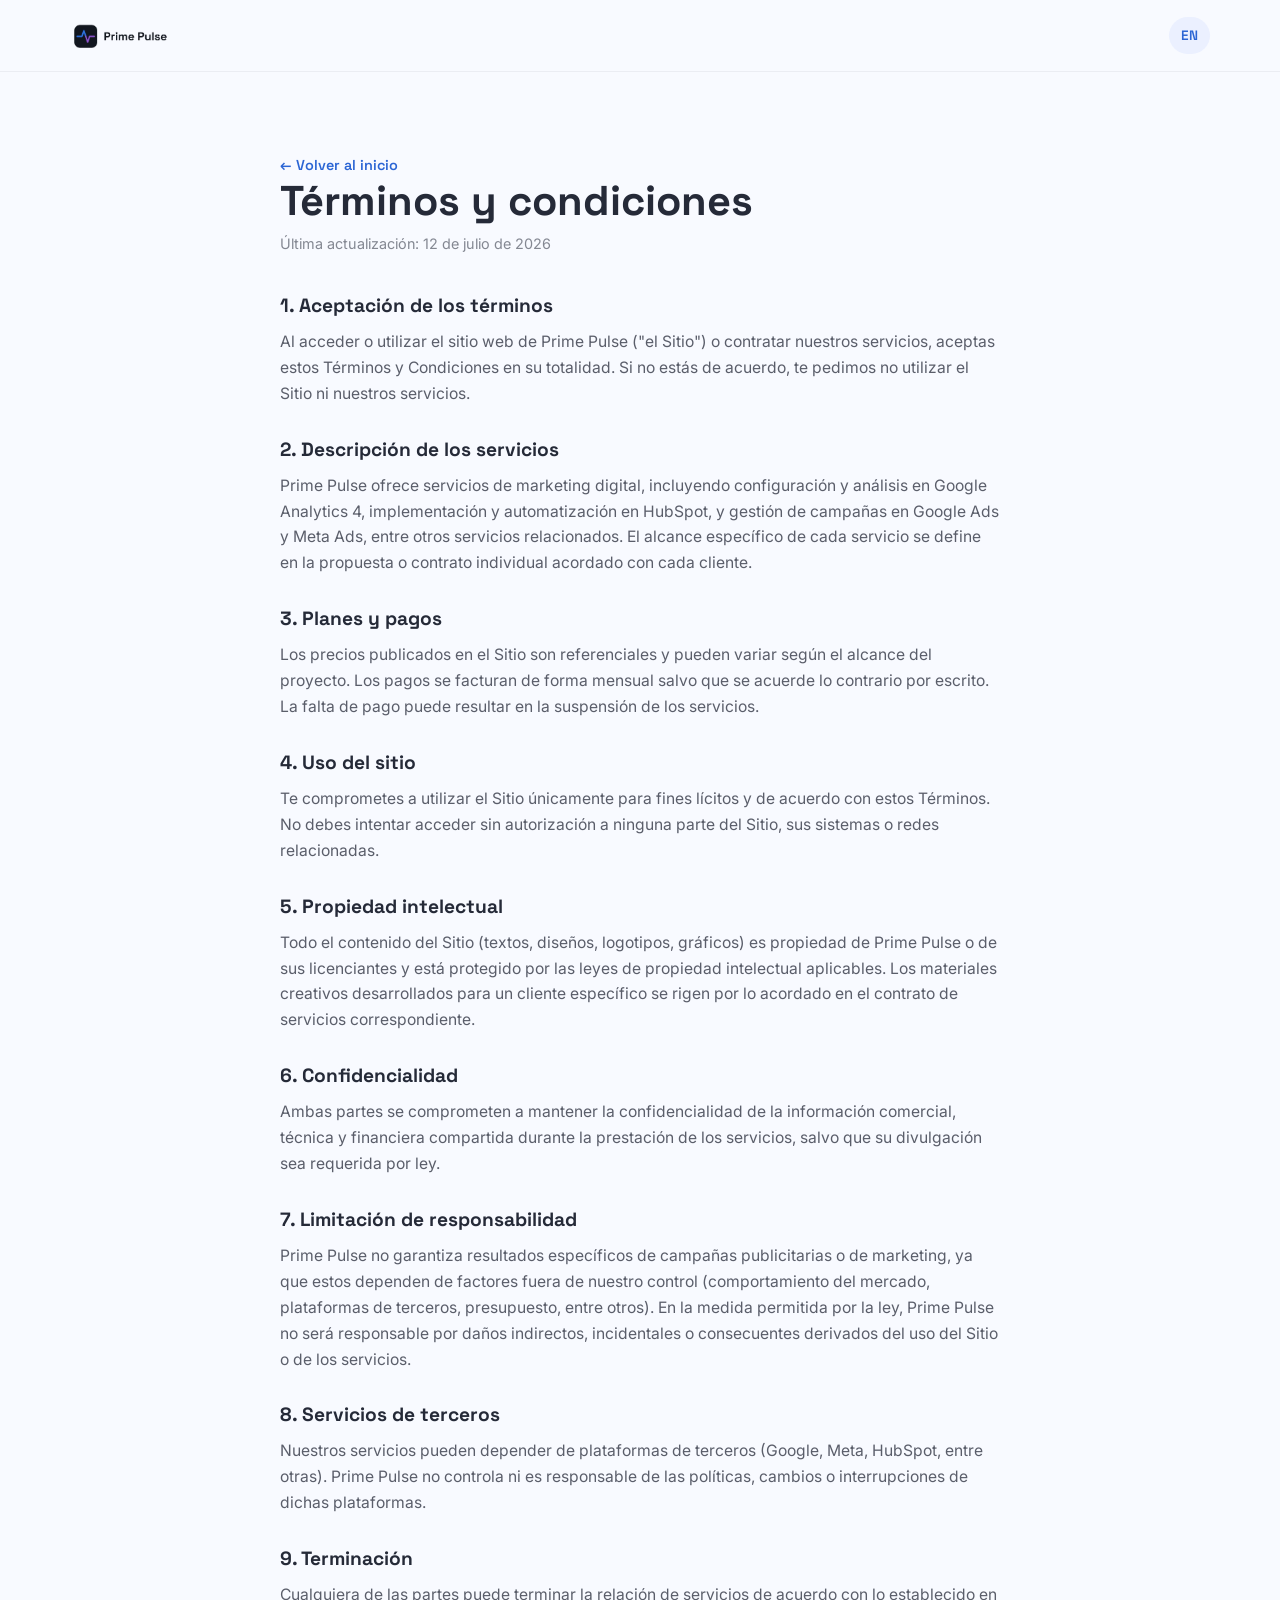
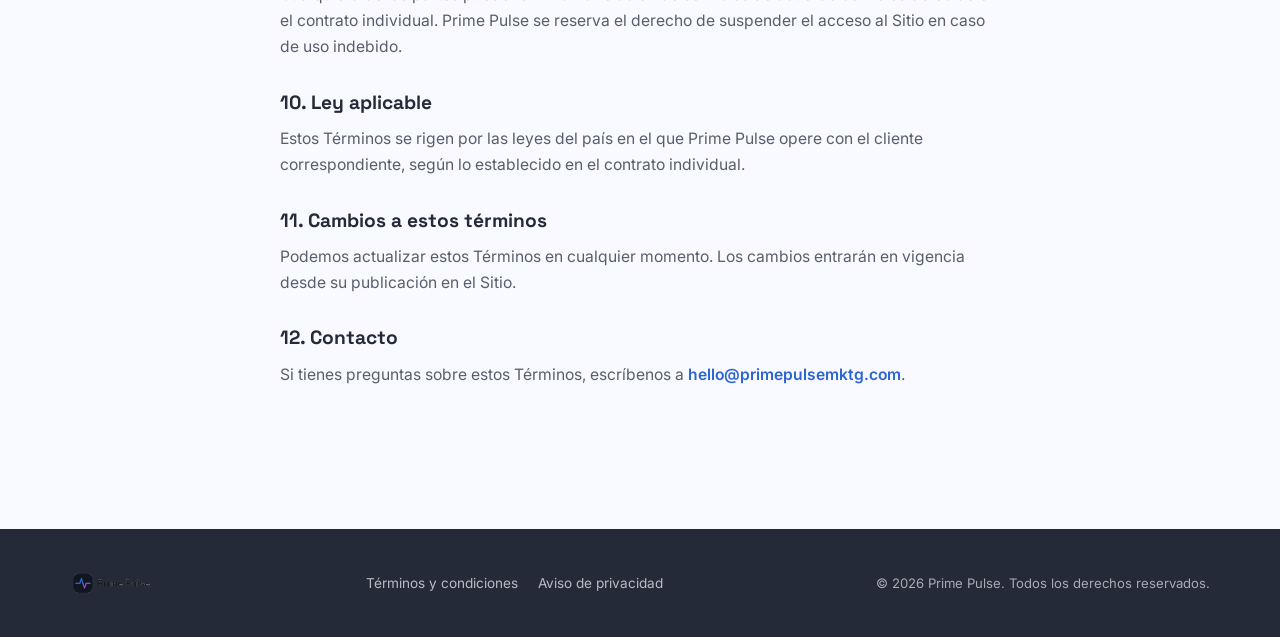
<file: terminos.html>
<!DOCTYPE html>
<html lang="es">
<head>
<meta charset="UTF-8">
<meta name="viewport" content="width=device-width, initial-scale=1.0">
<title>Términos y condiciones — Prime Pulse</title>
<meta name="description" content="Términos y condiciones de uso del sitio y los servicios de Prime Pulse.">

<link rel="canonical" href="https://primepulsemktg.com/terminos.html">
<link rel="alternate" hreflang="es" href="https://primepulsemktg.com/terminos.html">
<link rel="alternate" hreflang="en" href="https://primepulsemktg.com/en/terminos.html">
<link rel="alternate" hreflang="x-default" href="https://primepulsemktg.com/terminos.html">

<meta name="theme-color" content="#252A38">
<link rel="icon" type="image/png" href="assets/logo-prime-pulse.png">
<link rel="apple-touch-icon" href="assets/apple-touch-icon.png">

<!-- Open Graph -->
<meta property="og:type" content="website">
<meta property="og:site_name" content="Prime Pulse">
<meta property="og:locale" content="es_LA">
<meta property="og:locale:alternate" content="en_US">
<meta property="og:title" content="Términos y condiciones — Prime Pulse">
<meta property="og:description" content="Términos y condiciones de uso del sitio y los servicios de Prime Pulse.">
<meta property="og:url" content="https://primepulsemktg.com/terminos.html">
<meta property="og:image" content="https://primepulsemktg.com/assets/og-image-es.png">
<meta property="og:image:width" content="1200">
<meta property="og:image:height" content="630">
<meta property="og:image:alt" content="Prime Pulse — Crecimiento basado en datos, resultados reales.">

<!-- Twitter -->
<meta name="twitter:card" content="summary_large_image">
<meta name="twitter:title" content="Términos y condiciones — Prime Pulse">
<meta name="twitter:description" content="Términos y condiciones de uso del sitio y los servicios de Prime Pulse.">
<meta name="twitter:image" content="https://primepulsemktg.com/assets/og-image-es.png">

<link rel="preconnect" href="https://fonts.googleapis.com">
<link rel="preconnect" href="https://fonts.gstatic.com" crossorigin>
<link href="https://fonts.googleapis.com/css2?family=Space+Grotesk:wght@500;600;700&family=Inter:wght@400;500;600;700&display=swap" rel="stylesheet">

<link rel="stylesheet" href="css/styles.css">
</head>
<body>

<header class="site-header">
  <div class="container header-inner legal-header">
    <a href="index.html" class="brand" aria-label="Prime Pulse — inicio">
      <img src="assets/logo-prime-pulse.png" alt="Prime Pulse" class="brand-logo">
    </a>

    <div class="header-actions">
      <a href="/en/terminos.html" class="lang-switch-link" hreflang="en" aria-label="View this page in English">EN</a>
    </div>
  </div>
</header>

<main class="legal">
  <div class="container legal-inner">
    <a href="index.html" class="legal-back">← Volver al inicio</a>

    <h1>Términos y condiciones</h1>
    <p class="legal-updated">Última actualización: 12 de julio de 2026</p>

    <div class="legal-section">
      <h2>1. Aceptación de los términos</h2>
      <p>Al acceder o utilizar el sitio web de Prime Pulse ("el Sitio") o contratar nuestros servicios, aceptas estos Términos y Condiciones en su totalidad. Si no estás de acuerdo, te pedimos no utilizar el Sitio ni nuestros servicios.</p>
    </div>

    <div class="legal-section">
      <h2>2. Descripción de los servicios</h2>
      <p>Prime Pulse ofrece servicios de marketing digital, incluyendo configuración y análisis en Google Analytics 4, implementación y automatización en HubSpot, y gestión de campañas en Google Ads y Meta Ads, entre otros servicios relacionados. El alcance específico de cada servicio se define en la propuesta o contrato individual acordado con cada cliente.</p>
    </div>

    <div class="legal-section">
      <h2>3. Planes y pagos</h2>
      <p>Los precios publicados en el Sitio son referenciales y pueden variar según el alcance del proyecto. Los pagos se facturan de forma mensual salvo que se acuerde lo contrario por escrito. La falta de pago puede resultar en la suspensión de los servicios.</p>
    </div>

    <div class="legal-section">
      <h2>4. Uso del sitio</h2>
      <p>Te comprometes a utilizar el Sitio únicamente para fines lícitos y de acuerdo con estos Términos. No debes intentar acceder sin autorización a ninguna parte del Sitio, sus sistemas o redes relacionadas.</p>
    </div>

    <div class="legal-section">
      <h2>5. Propiedad intelectual</h2>
      <p>Todo el contenido del Sitio (textos, diseños, logotipos, gráficos) es propiedad de Prime Pulse o de sus licenciantes y está protegido por las leyes de propiedad intelectual aplicables. Los materiales creativos desarrollados para un cliente específico se rigen por lo acordado en el contrato de servicios correspondiente.</p>
    </div>

    <div class="legal-section">
      <h2>6. Confidencialidad</h2>
      <p>Ambas partes se comprometen a mantener la confidencialidad de la información comercial, técnica y financiera compartida durante la prestación de los servicios, salvo que su divulgación sea requerida por ley.</p>
    </div>

    <div class="legal-section">
      <h2>7. Limitación de responsabilidad</h2>
      <p>Prime Pulse no garantiza resultados específicos de campañas publicitarias o de marketing, ya que estos dependen de factores fuera de nuestro control (comportamiento del mercado, plataformas de terceros, presupuesto, entre otros). En la medida permitida por la ley, Prime Pulse no será responsable por daños indirectos, incidentales o consecuentes derivados del uso del Sitio o de los servicios.</p>
    </div>

    <div class="legal-section">
      <h2>8. Servicios de terceros</h2>
      <p>Nuestros servicios pueden depender de plataformas de terceros (Google, Meta, HubSpot, entre otras). Prime Pulse no controla ni es responsable de las políticas, cambios o interrupciones de dichas plataformas.</p>
    </div>

    <div class="legal-section">
      <h2>9. Terminación</h2>
      <p>Cualquiera de las partes puede terminar la relación de servicios de acuerdo con lo establecido en el contrato individual. Prime Pulse se reserva el derecho de suspender el acceso al Sitio en caso de uso indebido.</p>
    </div>

    <div class="legal-section">
      <h2>10. Ley aplicable</h2>
      <p>Estos Términos se rigen por las leyes del país en el que Prime Pulse opere con el cliente correspondiente, según lo establecido en el contrato individual.</p>
    </div>

    <div class="legal-section">
      <h2>11. Cambios a estos términos</h2>
      <p>Podemos actualizar estos Términos en cualquier momento. Los cambios entrarán en vigencia desde su publicación en el Sitio.</p>
    </div>

    <div class="legal-section">
      <h2>12. Contacto</h2>
      <p>Si tienes preguntas sobre estos Términos, escríbenos a <a href="mailto:hello@primepulsemktg.com">hello@primepulsemktg.com</a>.</p>
    </div>
  </div>
</main>

<footer class="site-footer">
  <div class="container footer-inner">
    <img src="assets/logo-prime-pulse.png" alt="Prime Pulse" class="footer-logo" width="150" height="34" loading="lazy">

    <nav class="footer-legal" aria-label="Enlaces legales">
      <a href="terminos.html">Términos y condiciones</a>
      <a href="privacidad.html">Aviso de privacidad</a>
    </nav>

    <p class="footer-copy">
      &copy; <span id="footer-year"></span> Prime Pulse. Todos los derechos reservados.
    </p>
  </div>
</footer>

<script src="js/legal.js"></script>
</body>
</html>
</file>
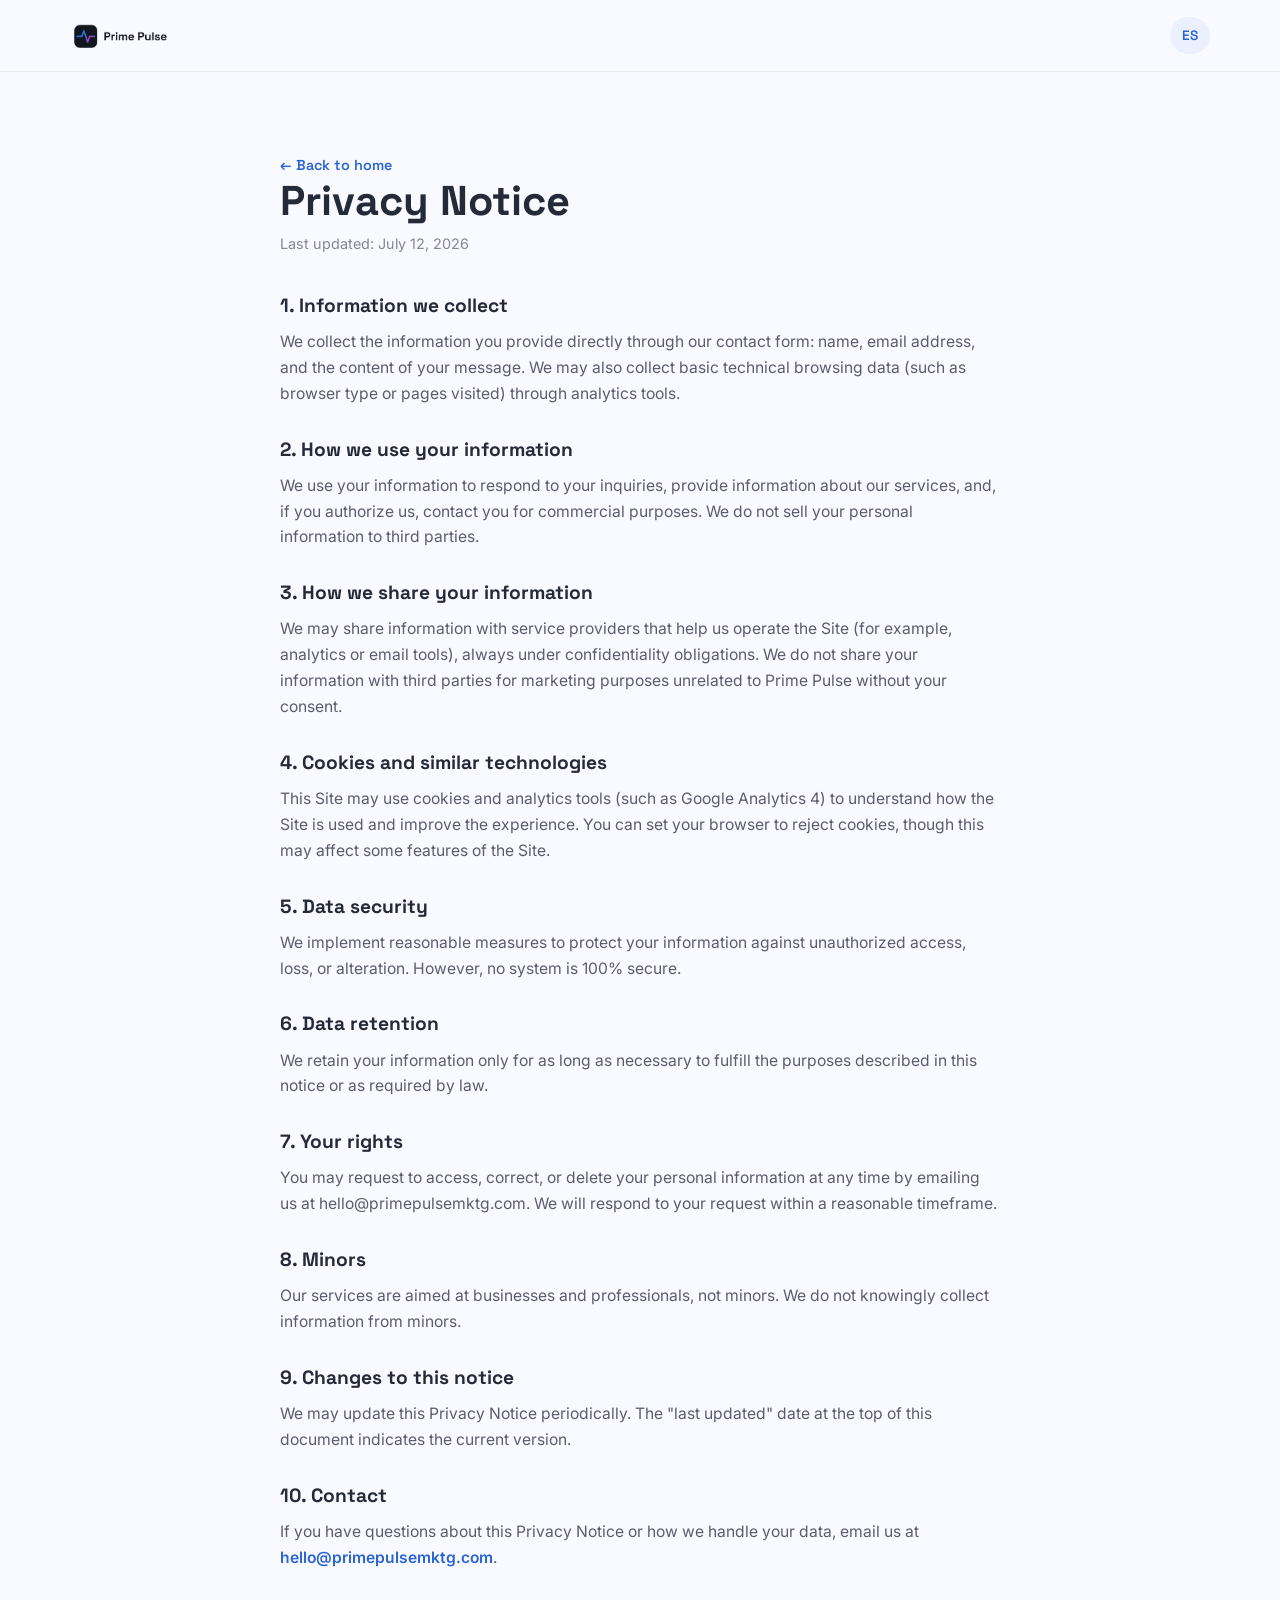
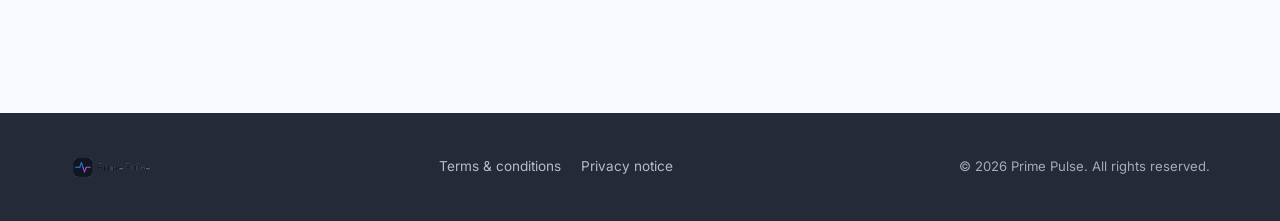
<file: en/privacidad.html>
<!DOCTYPE html>
<html lang="en">
<head>
<meta charset="UTF-8">
<meta name="viewport" content="width=device-width, initial-scale=1.0">
<title>Privacy Notice — Prime Pulse</title>
<meta name="description" content="Privacy notice on how Prime Pulse collects, uses, and protects your information.">

<link rel="canonical" href="https://primepulsemktg.com/en/privacidad.html">
<link rel="alternate" hreflang="es" href="https://primepulsemktg.com/privacidad.html">
<link rel="alternate" hreflang="en" href="https://primepulsemktg.com/en/privacidad.html">
<link rel="alternate" hreflang="x-default" href="https://primepulsemktg.com/privacidad.html">

<meta name="theme-color" content="#252A38">
<link rel="icon" type="image/png" href="/assets/logo-prime-pulse.png">
<link rel="apple-touch-icon" href="/assets/apple-touch-icon.png">

<!-- Open Graph -->
<meta property="og:type" content="website">
<meta property="og:site_name" content="Prime Pulse">
<meta property="og:locale" content="en_US">
<meta property="og:locale:alternate" content="es_LA">
<meta property="og:title" content="Privacy Notice — Prime Pulse">
<meta property="og:description" content="Privacy notice on how Prime Pulse collects, uses, and protects your information.">
<meta property="og:url" content="https://primepulsemktg.com/en/privacidad.html">
<meta property="og:image" content="https://primepulsemktg.com/assets/og-image-en.png">
<meta property="og:image:width" content="1200">
<meta property="og:image:height" content="630">
<meta property="og:image:alt" content="Prime Pulse — Data-driven growth, real results.">

<!-- Twitter -->
<meta name="twitter:card" content="summary_large_image">
<meta name="twitter:title" content="Privacy Notice — Prime Pulse">
<meta name="twitter:description" content="Privacy notice on how Prime Pulse collects, uses, and protects your information.">
<meta name="twitter:image" content="https://primepulsemktg.com/assets/og-image-en.png">

<link rel="preconnect" href="https://fonts.googleapis.com">
<link rel="preconnect" href="https://fonts.gstatic.com" crossorigin>
<link href="https://fonts.googleapis.com/css2?family=Space+Grotesk:wght@500;600;700&family=Inter:wght@400;500;600;700&display=swap" rel="stylesheet">

<link rel="stylesheet" href="/css/styles.css">
</head>
<body>

<header class="site-header">
  <div class="container header-inner legal-header">
    <a href="index.html" class="brand" aria-label="Prime Pulse — home">
      <img src="/assets/logo-prime-pulse.png" alt="Prime Pulse" class="brand-logo">
    </a>

    <div class="header-actions">
      <a href="/privacidad.html" class="lang-switch-link" hreflang="es" aria-label="Ver esta página en español">ES</a>
    </div>
  </div>
</header>

<main class="legal">
  <div class="container legal-inner">
    <a href="index.html" class="legal-back">← Back to home</a>

    <h1>Privacy Notice</h1>
    <p class="legal-updated">Last updated: July 12, 2026</p>

    <div class="legal-section">
      <h2>1. Information we collect</h2>
      <p>We collect the information you provide directly through our contact form: name, email address, and the content of your message. We may also collect basic technical browsing data (such as browser type or pages visited) through analytics tools.</p>
    </div>

    <div class="legal-section">
      <h2>2. How we use your information</h2>
      <p>We use your information to respond to your inquiries, provide information about our services, and, if you authorize us, contact you for commercial purposes. We do not sell your personal information to third parties.</p>
    </div>

    <div class="legal-section">
      <h2>3. How we share your information</h2>
      <p>We may share information with service providers that help us operate the Site (for example, analytics or email tools), always under confidentiality obligations. We do not share your information with third parties for marketing purposes unrelated to Prime Pulse without your consent.</p>
    </div>

    <div class="legal-section">
      <h2>4. Cookies and similar technologies</h2>
      <p>This Site may use cookies and analytics tools (such as Google Analytics 4) to understand how the Site is used and improve the experience. You can set your browser to reject cookies, though this may affect some features of the Site.</p>
    </div>

    <div class="legal-section">
      <h2>5. Data security</h2>
      <p>We implement reasonable measures to protect your information against unauthorized access, loss, or alteration. However, no system is 100% secure.</p>
    </div>

    <div class="legal-section">
      <h2>6. Data retention</h2>
      <p>We retain your information only for as long as necessary to fulfill the purposes described in this notice or as required by law.</p>
    </div>

    <div class="legal-section">
      <h2>7. Your rights</h2>
      <p>You may request to access, correct, or delete your personal information at any time by emailing us at hello@primepulsemktg.com. We will respond to your request within a reasonable timeframe.</p>
    </div>

    <div class="legal-section">
      <h2>8. Minors</h2>
      <p>Our services are aimed at businesses and professionals, not minors. We do not knowingly collect information from minors.</p>
    </div>

    <div class="legal-section">
      <h2>9. Changes to this notice</h2>
      <p>We may update this Privacy Notice periodically. The "last updated" date at the top of this document indicates the current version.</p>
    </div>

    <div class="legal-section">
      <h2>10. Contact</h2>
      <p>If you have questions about this Privacy Notice or how we handle your data, email us at <a href="mailto:hello@primepulsemktg.com">hello@primepulsemktg.com</a>.</p>
    </div>
  </div>
</main>

<footer class="site-footer">
  <div class="container footer-inner">
    <img src="/assets/logo-prime-pulse.png" alt="Prime Pulse" class="footer-logo" width="150" height="34" loading="lazy">

    <nav class="footer-legal" aria-label="Legal links">
      <a href="terminos.html">Terms &amp; conditions</a>
      <a href="privacidad.html">Privacy notice</a>
    </nav>

    <p class="footer-copy">
      &copy; <span id="footer-year"></span> Prime Pulse. All rights reserved.
    </p>
  </div>
</footer>

<script src="/js/legal.js"></script>
</body>
</html>
</file>
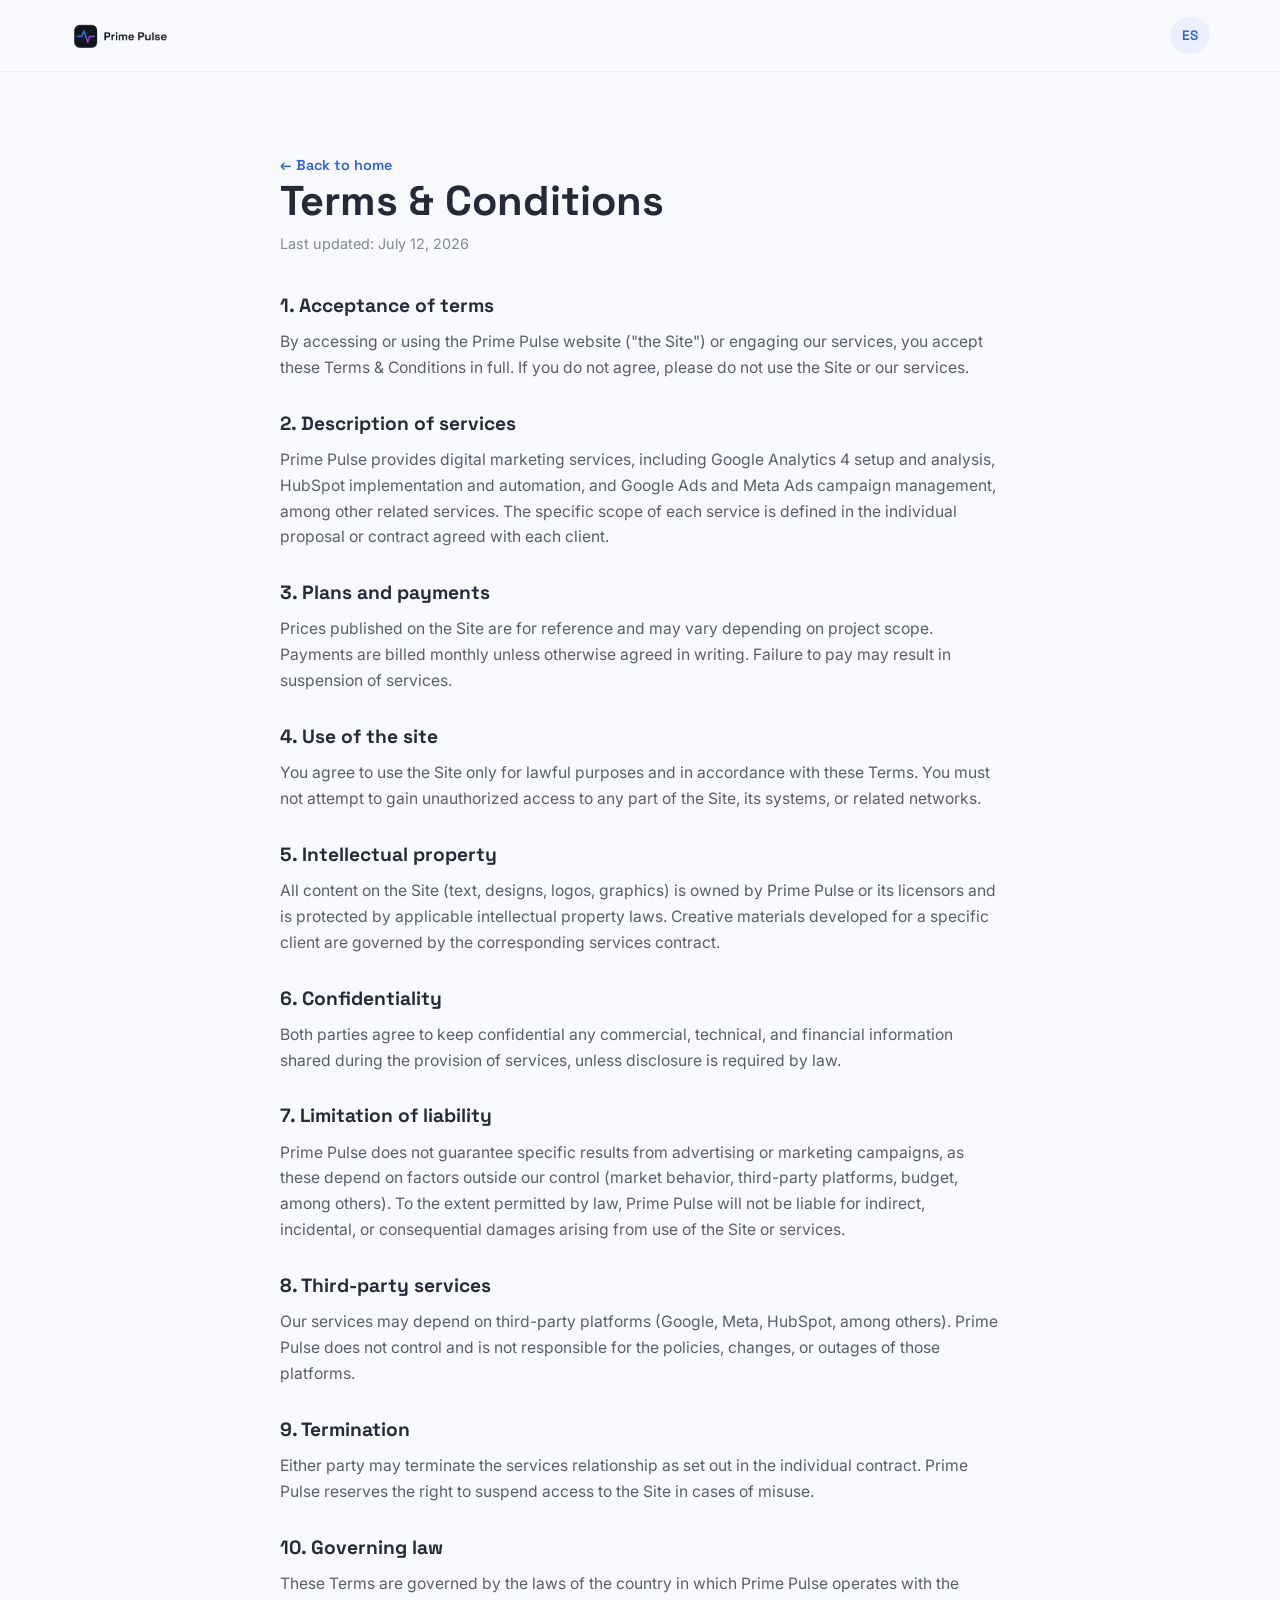
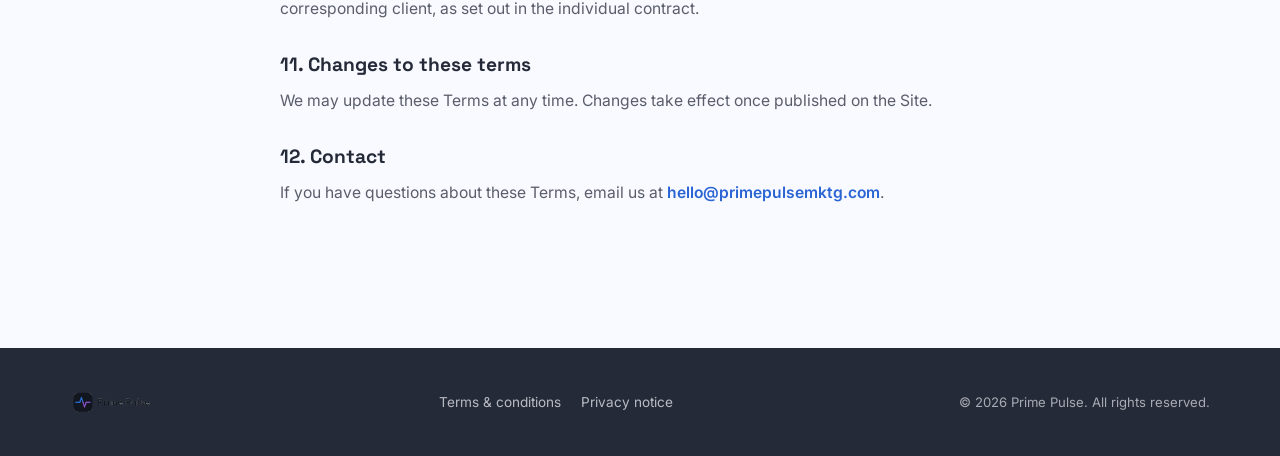
<file: en/terminos.html>
<!DOCTYPE html>
<html lang="en">
<head>
<meta charset="UTF-8">
<meta name="viewport" content="width=device-width, initial-scale=1.0">
<title>Terms & Conditions — Prime Pulse</title>
<meta name="description" content="Terms and conditions for using Prime Pulse's website and services.">

<link rel="canonical" href="https://primepulsemktg.com/en/terminos.html">
<link rel="alternate" hreflang="es" href="https://primepulsemktg.com/terminos.html">
<link rel="alternate" hreflang="en" href="https://primepulsemktg.com/en/terminos.html">
<link rel="alternate" hreflang="x-default" href="https://primepulsemktg.com/terminos.html">

<meta name="theme-color" content="#252A38">
<link rel="icon" type="image/png" href="/assets/logo-prime-pulse.png">
<link rel="apple-touch-icon" href="/assets/apple-touch-icon.png">

<!-- Open Graph -->
<meta property="og:type" content="website">
<meta property="og:site_name" content="Prime Pulse">
<meta property="og:locale" content="en_US">
<meta property="og:locale:alternate" content="es_LA">
<meta property="og:title" content="Terms & Conditions — Prime Pulse">
<meta property="og:description" content="Terms and conditions for using Prime Pulse's website and services.">
<meta property="og:url" content="https://primepulsemktg.com/en/terminos.html">
<meta property="og:image" content="https://primepulsemktg.com/assets/og-image-en.png">
<meta property="og:image:width" content="1200">
<meta property="og:image:height" content="630">
<meta property="og:image:alt" content="Prime Pulse — Data-driven growth, real results.">

<!-- Twitter -->
<meta name="twitter:card" content="summary_large_image">
<meta name="twitter:title" content="Terms & Conditions — Prime Pulse">
<meta name="twitter:description" content="Terms and conditions for using Prime Pulse's website and services.">
<meta name="twitter:image" content="https://primepulsemktg.com/assets/og-image-en.png">

<link rel="preconnect" href="https://fonts.googleapis.com">
<link rel="preconnect" href="https://fonts.gstatic.com" crossorigin>
<link href="https://fonts.googleapis.com/css2?family=Space+Grotesk:wght@500;600;700&family=Inter:wght@400;500;600;700&display=swap" rel="stylesheet">

<link rel="stylesheet" href="/css/styles.css">
</head>
<body>

<header class="site-header">
  <div class="container header-inner legal-header">
    <a href="index.html" class="brand" aria-label="Prime Pulse — home">
      <img src="/assets/logo-prime-pulse.png" alt="Prime Pulse" class="brand-logo">
    </a>

    <div class="header-actions">
      <a href="/terminos.html" class="lang-switch-link" hreflang="es" aria-label="Ver esta página en español">ES</a>
    </div>
  </div>
</header>

<main class="legal">
  <div class="container legal-inner">
    <a href="index.html" class="legal-back">← Back to home</a>

    <h1>Terms &amp; Conditions</h1>
    <p class="legal-updated">Last updated: July 12, 2026</p>

    <div class="legal-section">
      <h2>1. Acceptance of terms</h2>
      <p>By accessing or using the Prime Pulse website ("the Site") or engaging our services, you accept these Terms &amp; Conditions in full. If you do not agree, please do not use the Site or our services.</p>
    </div>

    <div class="legal-section">
      <h2>2. Description of services</h2>
      <p>Prime Pulse provides digital marketing services, including Google Analytics 4 setup and analysis, HubSpot implementation and automation, and Google Ads and Meta Ads campaign management, among other related services. The specific scope of each service is defined in the individual proposal or contract agreed with each client.</p>
    </div>

    <div class="legal-section">
      <h2>3. Plans and payments</h2>
      <p>Prices published on the Site are for reference and may vary depending on project scope. Payments are billed monthly unless otherwise agreed in writing. Failure to pay may result in suspension of services.</p>
    </div>

    <div class="legal-section">
      <h2>4. Use of the site</h2>
      <p>You agree to use the Site only for lawful purposes and in accordance with these Terms. You must not attempt to gain unauthorized access to any part of the Site, its systems, or related networks.</p>
    </div>

    <div class="legal-section">
      <h2>5. Intellectual property</h2>
      <p>All content on the Site (text, designs, logos, graphics) is owned by Prime Pulse or its licensors and is protected by applicable intellectual property laws. Creative materials developed for a specific client are governed by the corresponding services contract.</p>
    </div>

    <div class="legal-section">
      <h2>6. Confidentiality</h2>
      <p>Both parties agree to keep confidential any commercial, technical, and financial information shared during the provision of services, unless disclosure is required by law.</p>
    </div>

    <div class="legal-section">
      <h2>7. Limitation of liability</h2>
      <p>Prime Pulse does not guarantee specific results from advertising or marketing campaigns, as these depend on factors outside our control (market behavior, third-party platforms, budget, among others). To the extent permitted by law, Prime Pulse will not be liable for indirect, incidental, or consequential damages arising from use of the Site or services.</p>
    </div>

    <div class="legal-section">
      <h2>8. Third-party services</h2>
      <p>Our services may depend on third-party platforms (Google, Meta, HubSpot, among others). Prime Pulse does not control and is not responsible for the policies, changes, or outages of those platforms.</p>
    </div>

    <div class="legal-section">
      <h2>9. Termination</h2>
      <p>Either party may terminate the services relationship as set out in the individual contract. Prime Pulse reserves the right to suspend access to the Site in cases of misuse.</p>
    </div>

    <div class="legal-section">
      <h2>10. Governing law</h2>
      <p>These Terms are governed by the laws of the country in which Prime Pulse operates with the corresponding client, as set out in the individual contract.</p>
    </div>

    <div class="legal-section">
      <h2>11. Changes to these terms</h2>
      <p>We may update these Terms at any time. Changes take effect once published on the Site.</p>
    </div>

    <div class="legal-section">
      <h2>12. Contact</h2>
      <p>If you have questions about these Terms, email us at <a href="mailto:hello@primepulsemktg.com">hello@primepulsemktg.com</a>.</p>
    </div>
  </div>
</main>

<footer class="site-footer">
  <div class="container footer-inner">
    <img src="/assets/logo-prime-pulse.png" alt="Prime Pulse" class="footer-logo" width="150" height="34" loading="lazy">

    <nav class="footer-legal" aria-label="Legal links">
      <a href="terminos.html">Terms &amp; conditions</a>
      <a href="privacidad.html">Privacy notice</a>
    </nav>

    <p class="footer-copy">
      &copy; <span id="footer-year"></span> Prime Pulse. All rights reserved.
    </p>
  </div>
</footer>

<script src="/js/legal.js"></script>
</body>
</html>
</file>
<file: css/styles.css>
/* =========================================================
   Prime Pulse — Design tokens
   ========================================================= */
:root {
  --ink: #252A38;
  --pulse-blue: #2B65D4;
  --pulse-violet: #7D3ED4;
  --blue-tint: #EBF0FF;
  --paper: #F8FAFF;

  --gradient-brand: linear-gradient(135deg, var(--pulse-blue), var(--pulse-violet));

  --font-heading: "Space Grotesk", sans-serif;
  --font-body: "Inter", sans-serif;

  --container-w: 1180px;
  --radius-sm: 8px;
  --radius-md: 14px;
  --radius-lg: 22px;

  --shadow-sm: 0 2px 8px rgba(37, 42, 56, 0.06);
  --shadow-md: 0 10px 30px rgba(37, 42, 56, 0.10);

  --header-h: 72px;
}

/* =========================================================
   Reset
   ========================================================= */
*, *::before, *::after { box-sizing: border-box; }
html { scroll-behavior: smooth; }

body {
  margin: 0;
  font-family: var(--font-body);
  color: var(--ink);
  background: var(--paper);
  -webkit-font-smoothing: antialiased;
  line-height: 1.55;
}

h1, h2, h3, h4 {
  font-family: var(--font-heading);
  margin: 0;
  line-height: 1.15;
  color: var(--ink);
}

p { margin: 0; }

img { max-width: 100%; display: block; }

a { color: inherit; text-decoration: none; }

button {
  font-family: inherit;
  cursor: pointer;
  border: none;
  background: none;
}

.container {
  width: 100%;
  max-width: var(--container-w);
  margin: 0 auto;
  padding: 0 20px;
}

/* =========================================================
   Buttons
   ========================================================= */
.btn {
  display: inline-flex;
  align-items: center;
  justify-content: center;
  gap: 8px;
  font-family: var(--font-heading);
  font-weight: 600;
  font-size: 0.95rem;
  padding: 12px 22px;
  border-radius: var(--radius-sm);
  transition: transform 0.15s ease, box-shadow 0.15s ease, opacity 0.15s ease;
  white-space: nowrap;
}

.btn-primary {
  background: var(--gradient-brand);
  color: #fff;
  box-shadow: var(--shadow-sm);
}

.btn-primary:hover {
  transform: translateY(-2px);
  box-shadow: var(--shadow-md);
}

.btn-lg {
  padding: 16px 30px;
  font-size: 1.05rem;
}

.btn-nav {
  padding: 10px 18px;
  font-size: 0.88rem;
}

/* =========================================================
   Header
   ========================================================= */
.site-header {
  position: sticky;
  top: 0;
  z-index: 100;
  height: var(--header-h);
  background: rgba(248, 250, 255, 0.97);
  border-bottom: 1px solid rgba(37, 42, 56, 0.06);
}

.header-inner {
  height: 100%;
  display: flex;
  align-items: center;
  justify-content: space-between;
  gap: 16px;
}

.brand {
  display: flex;
  align-items: center;
  flex-shrink: 0;
}

.brand-logo {
  height: 34px;
  width: auto;
}

.main-nav {
  display: none;
}

.header-actions {
  display: flex;
  align-items: center;
  gap: 10px;
}

.lang-switch-link {
  display: inline-flex;
  align-items: center;
  justify-content: center;
  min-width: 40px;
  min-height: 36px;
  padding: 8px 12px;
  font-family: var(--font-heading);
  font-size: 0.85rem;
  font-weight: 600;
  background: var(--blue-tint);
  color: var(--pulse-blue);
  border-radius: 999px;
  transition: background 0.15s ease;
}

.lang-switch-link:hover {
  background: rgba(43, 101, 212, 0.16);
}

.btn-nav { display: none; }

.nav-toggle {
  display: flex;
  flex-direction: column;
  justify-content: center;
  gap: 5px;
  width: 36px;
  height: 36px;
  padding: 8px;
}

.nav-toggle span {
  display: block;
  height: 2px;
  width: 100%;
  background: var(--ink);
  border-radius: 2px;
  transition: transform 0.2s ease, opacity 0.2s ease;
}

.nav-toggle[aria-expanded="true"] span:nth-child(1) {
  transform: translateY(7px) rotate(45deg);
}
.nav-toggle[aria-expanded="true"] span:nth-child(2) {
  opacity: 0;
}
.nav-toggle[aria-expanded="true"] span:nth-child(3) {
  transform: translateY(-7px) rotate(-45deg);
}

/* Mobile nav dropdown */
.main-nav.is-open {
  display: flex;
  flex-direction: column;
  position: absolute;
  top: var(--header-h);
  left: 0;
  right: 0;
  background: var(--paper);
  padding: 12px 20px 20px;
  gap: 4px;
  box-shadow: var(--shadow-md);
  border-bottom: 1px solid rgba(37, 42, 56, 0.06);
}

.main-nav.is-open a {
  padding: 12px 4px;
  font-weight: 500;
  border-bottom: 1px solid rgba(37, 42, 56, 0.06);
}

/* =========================================================
   Hero
   ========================================================= */
.hero {
  position: relative;
  overflow: hidden;
  padding: 64px 0 72px;
}

.hero-inner {
  position: relative;
  z-index: 1;
  display: flex;
  flex-direction: column;
  align-items: center;
  text-align: center;
  gap: 22px;
}

.hero-logo {
  height: 88px;
  width: auto;
  margin-bottom: 8px;
}

.hero-tagline {
  font-size: clamp(1.8rem, 6vw, 3.2rem);
  font-weight: 700;
  max-width: 18ch;
  background: var(--gradient-brand);
  -webkit-background-clip: text;
  background-clip: text;
  color: transparent;
}

.hero-subtext {
  max-width: 56ch;
  font-size: 1.05rem;
  color: rgba(37, 42, 56, 0.72);
}

.hero-actions {
  margin-top: 8px;
}

.hero-glow {
  position: absolute;
  inset: -20% -10% auto -10%;
  height: 520px;
  background: radial-gradient(closest-side, rgba(43, 101, 212, 0.16), rgba(125, 62, 212, 0.08) 60%, transparent 80%);
  z-index: 0;
  pointer-events: none;
}

/* =========================================================
   Breakpoints
   ========================================================= */
@media (min-width: 768px) {
  .hero { padding: 96px 0 110px; }
  .hero-subtext { font-size: 1.15rem; }
  .hero-logo { height: 104px; }
}

@media (min-width: 960px) {
  .main-nav {
    display: flex;
    align-items: center;
    gap: 28px;
    font-weight: 500;
    font-size: 0.95rem;
  }

  .main-nav a { opacity: 0.8; transition: opacity 0.15s ease; }
  .main-nav a:hover { opacity: 1; }

  .btn-nav { display: inline-flex; }
  .nav-toggle { display: none; }

  .header-inner { gap: 32px; }
}

/* =========================================================
   Shared section layout
   ========================================================= */
.section {
  padding: 64px 0;
}

.section:nth-of-type(even) {
  background: var(--blue-tint);
}

.section-header {
  max-width: 640px;
  margin: 0 auto 40px;
  text-align: center;
}

.section-eyebrow {
  font-family: var(--font-heading);
  font-weight: 600;
  font-size: 0.85rem;
  letter-spacing: 0.04em;
  text-transform: uppercase;
  color: var(--pulse-blue);
  margin-bottom: 10px;
}

.section-title {
  font-size: clamp(1.6rem, 4.5vw, 2.3rem);
  font-weight: 700;
  margin-bottom: 12px;
}

.section-subtitle {
  color: rgba(37, 42, 56, 0.68);
  font-size: 1.02rem;
}

@media (min-width: 768px) {
  .section { padding: 88px 0; }
}

/* =========================================================
   Servicios
   ========================================================= */
.services-grid {
  display: grid;
  grid-template-columns: 1fr;
  gap: 20px;
}

.service-card {
  background: var(--paper);
  border: 1px solid rgba(37, 42, 56, 0.08);
  border-radius: var(--radius-md);
  padding: 28px 24px;
  transition: transform 0.15s ease, box-shadow 0.15s ease;
}

.section:nth-of-type(even) .service-card {
  background: #fff;
}

.service-card:hover {
  transform: translateY(-4px);
  box-shadow: var(--shadow-md);
}

.service-icon {
  width: 46px;
  height: 46px;
  display: flex;
  align-items: center;
  justify-content: center;
  background: var(--blue-tint);
  border-radius: var(--radius-sm);
  margin-bottom: 18px;
}

.service-icon svg {
  width: 24px;
  height: 24px;
}

.service-card h3 {
  font-size: 1.15rem;
  margin-bottom: 8px;
}

.service-card p {
  color: rgba(37, 42, 56, 0.68);
  font-size: 0.95rem;
}

@media (min-width: 640px) {
  .services-grid { grid-template-columns: repeat(2, 1fr); }
}

@media (min-width: 1024px) {
  .services-grid { grid-template-columns: repeat(4, 1fr); }
}

/* =========================================================
   Pricing
   ========================================================= */
.pricing-grid {
  display: grid;
  grid-template-columns: 1fr;
  gap: 20px;
}

.price-card {
  position: relative;
  background: #fff;
  border: 1px solid rgba(37, 42, 56, 0.08);
  border-radius: var(--radius-lg);
  padding: 32px 26px;
  display: flex;
  flex-direction: column;
  gap: 18px;
}

.price-card.is-featured {
  border: 2px solid var(--pulse-blue);
  box-shadow: var(--shadow-md);
}

.price-badge {
  position: absolute;
  top: -13px;
  left: 26px;
  background: var(--gradient-brand);
  color: #fff;
  font-family: var(--font-heading);
  font-size: 0.75rem;
  font-weight: 600;
  padding: 4px 12px;
  border-radius: 999px;
}

.price-card h3 {
  font-size: 1.3rem;
}

.price {
  font-family: var(--font-heading);
  font-size: 2.4rem;
  font-weight: 700;
  color: var(--pulse-blue);
}

.price span:last-child {
  font-size: 1rem;
  font-weight: 500;
  color: rgba(37, 42, 56, 0.55);
}

.price-features {
  list-style: none;
  margin: 0;
  padding: 0;
  display: flex;
  flex-direction: column;
  gap: 10px;
  flex-grow: 1;
}

.price-features li {
  position: relative;
  padding-left: 24px;
  font-size: 0.92rem;
  color: rgba(37, 42, 56, 0.75);
}

.price-features li::before {
  content: "";
  position: absolute;
  left: 0;
  top: 6px;
  width: 14px;
  height: 14px;
  border-radius: 50%;
  background: var(--blue-tint);
  box-shadow: inset 0 0 0 2px var(--pulse-blue);
}

.btn-outline {
  background: transparent;
  color: var(--pulse-blue);
  border: 1.5px solid var(--pulse-blue);
}

.btn-outline:hover {
  background: var(--blue-tint);
}

.pricing-note {
  text-align: center;
  margin-top: 32px;
  font-size: 0.9rem;
  color: rgba(37, 42, 56, 0.6);
}

@media (min-width: 768px) {
  .pricing-grid { grid-template-columns: repeat(3, 1fr); align-items: stretch; }
}

/* =========================================================
   Casos de clientes
   ========================================================= */
.cases-grid {
  display: grid;
  grid-template-columns: 1fr;
  gap: 20px;
}

.case-card {
  background: #fff;
  border: 1px solid rgba(37, 42, 56, 0.08);
  border-radius: var(--radius-md);
  padding: 30px 26px;
}

.case-logo {
  height: 40px;
  width: auto;
  max-width: 160px;
  object-fit: contain;
  object-position: left;
  margin-bottom: 16px;
  border-radius: 6px;
}

.case-location {
  font-family: var(--font-heading);
  font-weight: 600;
  font-size: 0.85rem;
  color: var(--pulse-violet);
  margin-bottom: 10px;
}

.case-card p:last-child {
  color: rgba(37, 42, 56, 0.72);
  font-size: 0.95rem;
}

@media (min-width: 700px) {
  .cases-grid { grid-template-columns: repeat(2, 1fr); }
}

/* =========================================================
   Nosotros
   ========================================================= */
.about-inner {
  display: flex;
  flex-direction: column;
  gap: 32px;
}

.about-text .section-eyebrow,
.about-text .section-title {
  text-align: left;
}

.about-text p {
  color: rgba(37, 42, 56, 0.72);
  font-size: 1.02rem;
}

.about-certs {
  background: #fff;
  border: 1px solid rgba(37, 42, 56, 0.08);
  border-radius: var(--radius-md);
  padding: 26px;
}

.about-certs h3 {
  font-size: 1.05rem;
  margin-bottom: 16px;
}

.certs-list {
  list-style: none;
  margin: 0;
  padding: 0;
  display: grid;
  grid-template-columns: 1fr 1fr;
  gap: 12px;
}

.certs-list li {
  font-family: var(--font-heading);
  font-weight: 600;
  font-size: 0.88rem;
  background: var(--blue-tint);
  border-radius: var(--radius-sm);
  padding: 10px 12px;
  text-align: center;
  color: var(--ink);
}

@media (min-width: 900px) {
  .about-inner {
    flex-direction: row;
    align-items: flex-start;
  }
  .about-text { flex: 1.3; }
  .about-certs { flex: 1; }
}

/* =========================================================
   Contacto
   ========================================================= */
.contact-grid {
  display: flex;
  flex-direction: column;
  gap: 32px;
  max-width: 880px;
  margin: 0 auto;
}

.contact-form {
  display: flex;
  flex-direction: column;
  gap: 18px;
  background: #fff;
  border: 1px solid rgba(37, 42, 56, 0.08);
  border-radius: var(--radius-lg);
  padding: 30px 26px;
}

.form-field {
  display: flex;
  flex-direction: column;
  gap: 8px;
  font-family: var(--font-heading);
  font-weight: 600;
  font-size: 0.9rem;
}

.form-field input,
.form-field textarea {
  font-family: var(--font-body);
  font-weight: 400;
  font-size: 0.98rem;
  padding: 12px 14px;
  border: 1px solid rgba(37, 42, 56, 0.15);
  border-radius: var(--radius-sm);
  background: var(--paper);
  color: var(--ink);
  resize: vertical;
}

.form-field input:focus,
.form-field textarea:focus {
  outline: none;
  border-color: var(--pulse-blue);
}

.botcheck {
  display: none;
}

.btn:disabled {
  opacity: 0.7;
  cursor: not-allowed;
  transform: none;
}

.form-status {
  font-size: 0.9rem;
  font-weight: 500;
  min-height: 1.2em;
}

.form-status.is-success {
  color: #1a8a4a;
}

.form-status.is-error {
  color: #c23a3a;
}

.contact-alt {
  text-align: center;
  display: flex;
  flex-direction: column;
  align-items: center;
  gap: 16px;
}

.contact-alt-text {
  font-size: 0.98rem;
  color: rgba(37, 42, 56, 0.72);
}

.contact-alt-text a {
  color: var(--pulse-blue);
  font-weight: 600;
}

@media (min-width: 900px) {
  .contact-grid {
    flex-direction: row;
    align-items: flex-start;
  }
  .contact-form { flex: 1.3; }
  .contact-alt {
    flex: 1;
    padding-top: 16px;
  }
}

/* =========================================================
   Footer
   ========================================================= */
.site-footer {
  background: var(--ink);
  padding: 40px 0;
}

.footer-inner {
  display: flex;
  flex-direction: column;
  align-items: center;
  gap: 20px;
  text-align: center;
}

.footer-logo {
  height: 28px;
  width: auto;
}

.footer-legal {
  display: flex;
  gap: 20px;
  font-size: 0.85rem;
}

.footer-legal a {
  color: rgba(248, 250, 255, 0.7);
  transition: color 0.15s ease;
}

.footer-legal a:hover {
  color: #fff;
}

.footer-copy {
  font-size: 0.82rem;
  color: rgba(248, 250, 255, 0.62);
}

@media (min-width: 640px) {
  .footer-inner {
    flex-direction: row;
    justify-content: space-between;
    text-align: left;
  }
}

/* =========================================================
   Páginas legales (Términos / Privacidad)
   ========================================================= */
.legal-header {
  display: flex;
  align-items: center;
  justify-content: space-between;
  gap: 16px;
}

.legal-back {
  font-family: var(--font-heading);
  font-weight: 600;
  font-size: 0.9rem;
  color: var(--pulse-blue);
}

.legal {
  padding: 56px 0 88px;
}

.legal-inner {
  max-width: 760px;
}

.legal-updated {
  color: rgba(37, 42, 56, 0.55);
  font-size: 0.9rem;
  margin-top: 8px;
  margin-bottom: 40px;
}

.legal h1 {
  font-size: clamp(1.8rem, 5vw, 2.6rem);
  font-weight: 700;
}

.legal-section {
  margin-bottom: 32px;
}

.legal-section h2 {
  font-size: 1.2rem;
  margin-bottom: 12px;
}

.legal-section p,
.legal-section li {
  color: rgba(37, 42, 56, 0.75);
  font-size: 0.98rem;
  line-height: 1.65;
}

.legal-section ul {
  margin: 0;
  padding-left: 20px;
  display: flex;
  flex-direction: column;
  gap: 8px;
}

.legal-section a {
  color: var(--pulse-blue);
  font-weight: 600;
}

@media (min-width: 768px) {
  .legal { padding: 80px 0 110px; }
}
</file>
